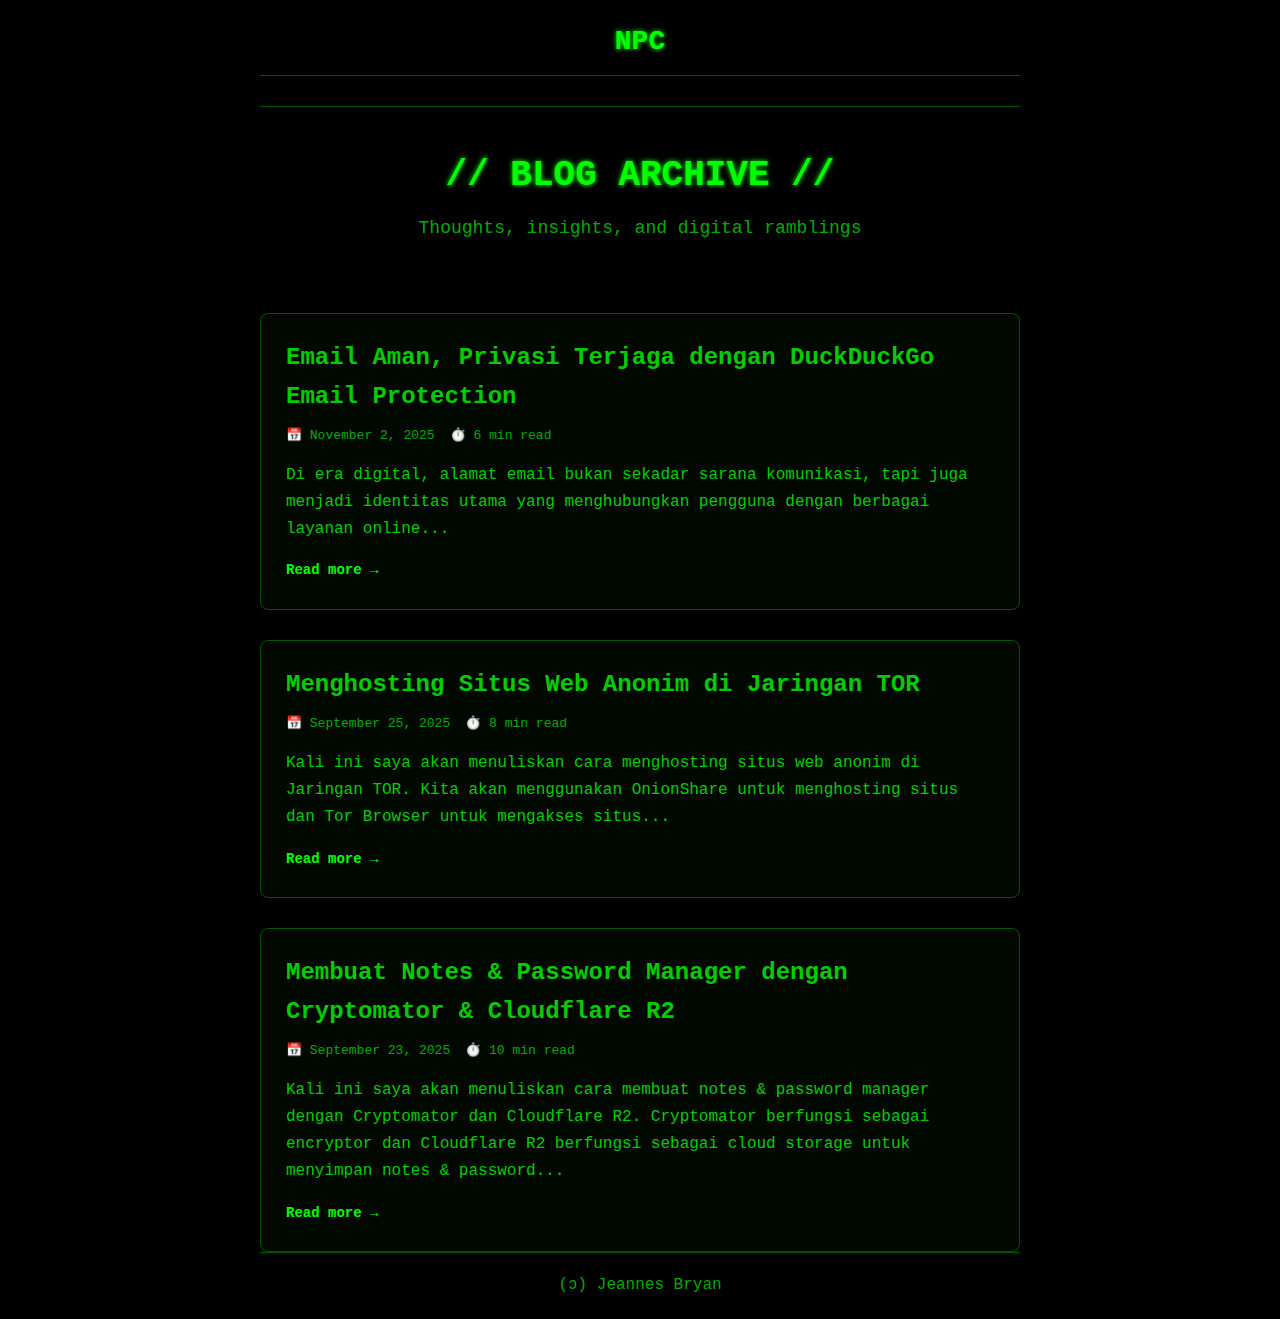
<file: blog/index.html>
<!DOCTYPE html>
<html lang="id">
	<head>
		<meta charset="UTF-8" />
		<meta name="viewport" content="width=device-width, initial-scale=1.0" />
		<title>Blog | Jeannes Bryan</title>
		<meta name="description" content="Articles and thoughts by Jeannes Bryan" />
		<link rel="icon" type="image/svg+xml" href="data:image/svg+xml,<svg xmlns='http://www.w3.org/2000/svg' width='32' height='32'><rect width='32' height='32' fill='%23000'/><text x='16' y='22' font-family='Courier New' font-size='18' fill='%2300ff00' text-anchor='middle'>NPC</text></svg>" />
		<link rel="stylesheet" href="../assets/style.css" />
	</head>
	<body>
		<div class="container">
			<div class="page-header">
				<h1><a href="/" title="Non Playable Character">NPC</a></h1>
				<div class="header-divider"></div>
			</div>
			
			<div class="blog-header">
				<h1>// BLOG ARCHIVE //</h1>
				<p>Thoughts, insights, and digital ramblings</p>
			</div>
			
			<div class="blog-list">
				<!-- Post 1 - Artikel DuckDuckGo (Terbaru) -->
				<article class="blog-post">
					<h2>
						<a href="artikel-3/">Email Aman, Privasi Terjaga dengan DuckDuckGo Email Protection</a>
					</h2>
					<div class="post-meta">
						<span>📅 November 2, 2025</span>
						<span>⏱️ 6 min read</span>
					</div>
					<p class="post-excerpt">
						Di era digital, alamat email bukan sekadar sarana komunikasi, tapi juga menjadi identitas utama yang menghubungkan pengguna dengan berbagai layanan online...
					</p>
					<a href="artikel-3/" class="read-more">Read more</a>
				</article>
				
				<!-- Post 2 - Artikel TOR -->
				<article class="blog-post">
					<h2>
						<a href="artikel-2/">Menghosting Situs Web Anonim di Jaringan TOR</a>
					</h2>
					<div class="post-meta">
						<span>📅 September 25, 2025</span>
						<span>⏱️ 8 min read</span>
					</div>
					<p class="post-excerpt">
						Kali ini saya akan menuliskan cara menghosting situs web anonim di Jaringan TOR. Kita akan menggunakan OnionShare untuk menghosting situs dan Tor Browser untuk mengakses situs...
					</p>
					<a href="artikel-2/" class="read-more">Read more</a>
				</article>
				
				<!-- Post 3 - Artikel Cryptomator (Terlama) -->
				<article class="blog-post">
					<h2>
						<a href="artikel-1/">Membuat Notes & Password Manager dengan Cryptomator & Cloudflare R2</a>
					</h2>
					<div class="post-meta">
						<span>📅 September 23, 2025</span>
						<span>⏱️ 10 min read</span>
					</div>
					<p class="post-excerpt">
						Kali ini saya akan menuliskan cara membuat notes & password manager dengan Cryptomator dan Cloudflare R2. Cryptomator berfungsi sebagai encryptor dan Cloudflare R2 berfungsi sebagai cloud storage untuk menyimpan notes & password...
					</p>
					<a href="artikel-1/" class="read-more">Read more</a>
				</article>
			</div>
			
			<footer>
				(&#x2184;) Jeannes Bryan
			</footer>
		</div>
	</body>
</html>
</file>
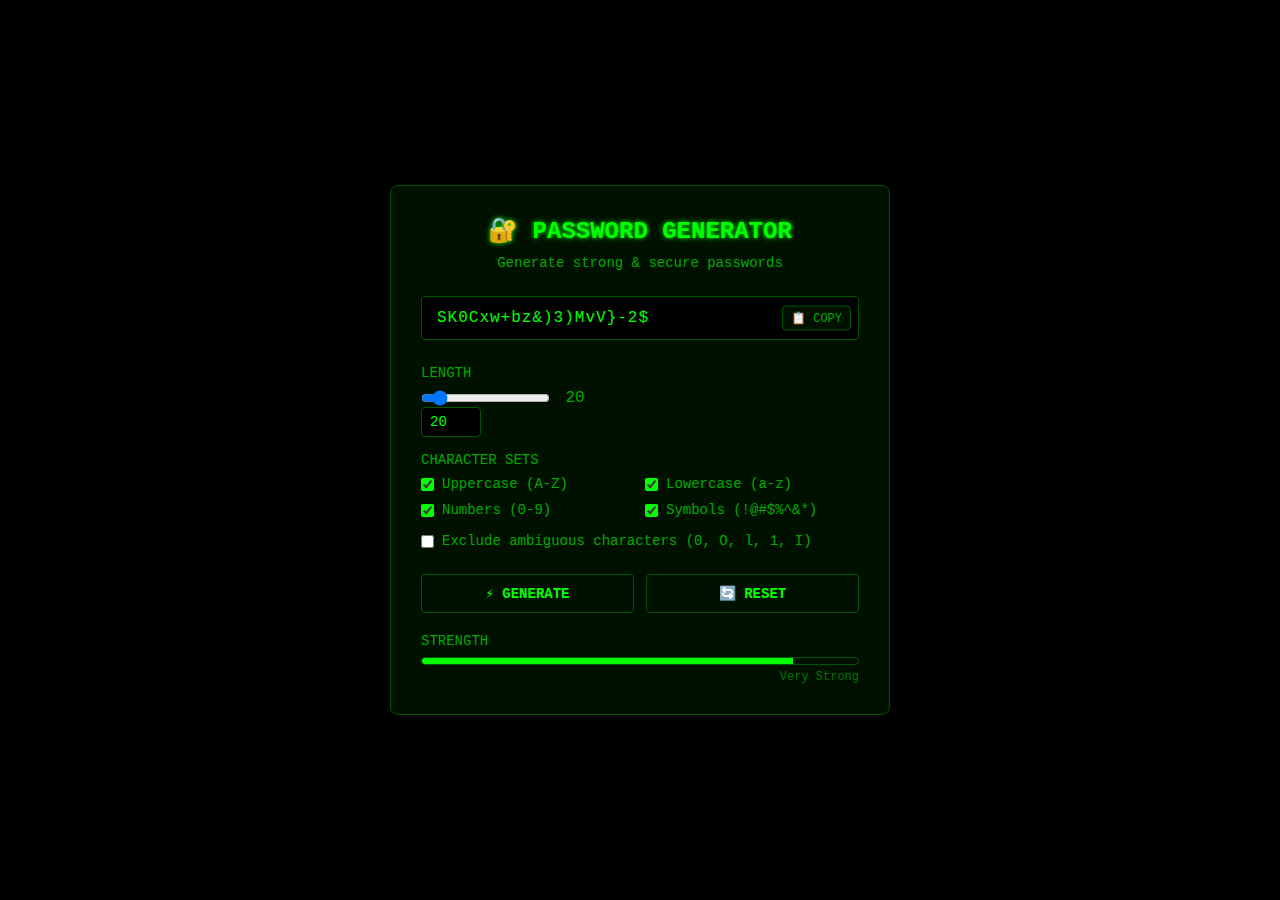
<file: password-generator/index.html>
<!DOCTYPE html>
<html lang="en">
<head>
  <meta charset="UTF-8" />
  <meta name="viewport" content="width=device-width, initial-scale=1.0" />
  <meta name="theme-color" content="#000000" />
  <title>Password Generator</title>
  
  <!-- FAVICON INISIAL JB -->
  <link rel="icon" type="image/svg+xml" href="data:image/svg+xml,<svg xmlns='http://www.w3.org/2000/svg' width='32' height='32'><rect width='32' height='32' fill='%23000'/><text x='16' y='22' font-family='Courier New' font-size='18' fill='%2300ff00' text-anchor='middle'>PG</text></svg>">

  <style>
    :root {
      --bg: #000000;
      --card: #000000;
      --text: #00ff00;
      --border: #005500;
      --hover: #003300;
    }

    * {
      box-sizing: border-box;
      margin: 0;
      padding: 0;
    }

    body {
      font-family: 'Courier New', monospace;
      background: var(--bg);
      color: var(--text);
      display: flex;
      justify-content: center;
      align-items: center;
      min-height: 100vh;
      padding: 20px;
    }

    .container {
      width: 100%;
      max-width: 500px;
      background: #001100;
      border: 1px solid var(--border);
      border-radius: 8px;
      padding: 30px;
    }

    .header {
      text-align: center;
      margin-bottom: 25px;
    }

    .header h1 {
      font-size: 24px;
      font-weight: bold;
      text-shadow: 0 0 5px var(--text);
      margin-bottom: 10px;
    }

    .header p {
      color: #00aa00;
      font-size: 14px;
    }

    .password-display {
      position: relative;
      margin-bottom: 25px;
    }

    #passwordOutput {
      width: 100%;
      padding: 12px 15px;
      background: #000000;
      border: 1px solid var(--border);
      border-radius: 4px;
      color: var(--text);
      font-family: 'Courier New', monospace;
      font-size: 16px;
      letter-spacing: 1px;
      word-break: break-all;
      min-height: 24px;
    }

    .copy-btn {
      position: absolute;
      right: 8px;
      top: 50%;
      transform: translateY(-50%);
      background: #001100;
      color: #00aa00;
      border: 1px solid var(--border);
      padding: 4px 8px;
      border-radius: 4px;
      cursor: pointer;
      font-family: 'Courier New', monospace;
      font-size: 12px;
    }

    .copy-btn:hover {
      background: #002200;
      box-shadow: 0 0 5px #00ff00;
    }

    .controls {
      margin-bottom: 25px;
    }

    .control-group {
      margin-bottom: 15px;
    }

    .control-label {
      display: block;
      margin-bottom: 8px;
      font-size: 14px;
      color: #00aa00;
    }

    .length-control {
      display: flex;
      align-items: center;
      gap: 10px;
    }

    #lengthInput {
      width: 60px;
      padding: 6px 8px;
      background: #000000;
      border: 1px solid var(--border);
      border-radius: 4px;
      color: var(--text);
      font-family: 'Courier New', monospace;
      font-size: 14px;
    }

    #lengthValue {
      min-width: 30px;
      text-align: center;
      color: #00aa00;
    }

    .checkbox-group {
      display: grid;
      grid-template-columns: 1fr 1fr;
      gap: 10px;
    }

    .checkbox-item {
      display: flex;
      align-items: center;
      gap: 8px;
    }

    .checkbox-item input {
      accent-color: #00ff00;
    }

    .checkbox-item label {
      font-size: 14px;
      color: #00aa00;
      cursor: pointer;
    }

    .buttons {
      display: flex;
      gap: 12px;
      margin-bottom: 20px;
    }

    .btn-hacker {
      flex: 1;
      background: #001100;
      color: var(--text);
      border: 1px solid var(--border);
      padding: 10px 15px;
      border-radius: 4px;
      cursor: pointer;
      font-weight: bold;
      font-family: 'Courier New', monospace;
      font-size: 14px;
      text-align: center;
    }

    .btn-hacker:hover {
      background: #002200;
      box-shadow: 0 0 8px var(--text);
    }

    .strength-meter {
      margin-top: 20px;
    }

    .strength-label {
      display: block;
      margin-bottom: 8px;
      font-size: 14px;
      color: #00aa00;
    }

    .meter-container {
      height: 8px;
      background: #001100;
      border: 1px solid var(--border);
      border-radius: 4px;
      overflow: hidden;
    }

    .meter-fill {
      height: 100%;
      width: 0%;
      background: #ff0000;
      transition: width 0.3s ease, background 0.3s ease;
    }

    .strength-text {
      text-align: right;
      font-size: 12px;
      color: #007700;
      margin-top: 5px;
    }

    @media (max-width: 480px) {
      .container {
        padding: 20px;
      }
      
      .checkbox-group {
        grid-template-columns: 1fr;
      }
      
      .buttons {
        flex-direction: column;
      }
    }
  </style>
</head>
<body>
  <div class="container">
    <div class="header">
      <h1>🔐 PASSWORD GENERATOR</h1>
      <p>Generate strong & secure passwords</p>
    </div>

    <div class="password-display">
      <div id="passwordOutput">Click "GENERATE" to create a password</div>
      <button class="copy-btn" id="copyBtn">📋 COPY</button>
    </div>

    <div class="controls">
      <div class="control-group">
        <label class="control-label">LENGTH</label>
        <div class="length-control">
          <input type="range" id="lengthSlider" min="8" max="128" value="20" />
          <span id="lengthValue">20</span>
        </div>
        <input type="number" id="lengthInput" min="8" max="128" value="20" />
      </div>

      <div class="control-group">
        <label class="control-label">CHARACTER SETS</label>
        <div class="checkbox-group">
          <div class="checkbox-item">
            <input type="checkbox" id="uppercase" checked />
            <label for="uppercase">Uppercase (A-Z)</label>
          </div>
          <div class="checkbox-item">
            <input type="checkbox" id="lowercase" checked />
            <label for="lowercase">Lowercase (a-z)</label>
          </div>
          <div class="checkbox-item">
            <input type="checkbox" id="numbers" checked />
            <label for="numbers">Numbers (0-9)</label>
          </div>
          <div class="checkbox-item">
            <input type="checkbox" id="symbols" checked />
            <label for="symbols">Symbols (!@#$%^&*)</label>
          </div>
        </div>
      </div>

      <div class="control-group">
        <div class="checkbox-item">
          <input type="checkbox" id="excludeAmbiguous" />
          <label for="excludeAmbiguous">Exclude ambiguous characters (0, O, l, 1, I)</label>
        </div>
      </div>
    </div>

    <div class="buttons">
      <button class="btn-hacker" id="generateBtn">⚡ GENERATE</button>
      <button class="btn-hacker" id="resetBtn">🔄 RESET</button>
    </div>

    <div class="strength-meter">
      <label class="strength-label">STRENGTH</label>
      <div class="meter-container">
        <div class="meter-fill" id="strengthFill"></div>
      </div>
      <div class="strength-text" id="strengthText">-</div>
    </div>
  </div>

  <script>
    // DOM elements
    const passwordOutput = document.getElementById('passwordOutput');
    const copyBtn = document.getElementById('copyBtn');
    const lengthSlider = document.getElementById('lengthSlider');
    const lengthInput = document.getElementById('lengthInput');
    const lengthValue = document.getElementById('lengthValue');
    const uppercase = document.getElementById('uppercase');
    const lowercase = document.getElementById('lowercase');
    const numbers = document.getElementById('numbers');
    const symbols = document.getElementById('symbols');
    const excludeAmbiguous = document.getElementById('excludeAmbiguous');
    const generateBtn = document.getElementById('generateBtn');
    const resetBtn = document.getElementById('resetBtn');
    const strengthFill = document.getElementById('strengthFill');
    const strengthText = document.getElementById('strengthText');

    // Character sets
    const charSets = {
      uppercase: 'ABCDEFGHIJKLMNOPQRSTUVWXYZ',
      lowercase: 'abcdefghijklmnopqrstuvwxyz',
      numbers: '0123456789',
      symbols: '!@#$%^&*()_+-=[]{}|;:,.<>?'
    };

    const ambiguousChars = '0O1lI';

    // Update length display
    function updateLengthDisplay() {
      const length = lengthSlider.value;
      lengthInput.value = length;
      lengthValue.textContent = length;
    }

    // Sync slider and input
    lengthSlider.addEventListener('input', updateLengthDisplay);
    lengthInput.addEventListener('change', () => {
      let value = parseInt(lengthInput.value);
      if (value < 8) value = 8;
      if (value > 128) value = 128;
      lengthInput.value = value;
      lengthSlider.value = value;
      updateLengthDisplay();
    });

    // Generate password
    function generatePassword() {
      let selectedChars = '';
      
      // Build character set
      if (uppercase.checked) selectedChars += charSets.uppercase;
      if (lowercase.checked) selectedChars += charSets.lowercase;
      if (numbers.checked) selectedChars += charSets.numbers;
      if (symbols.checked) selectedChars += charSets.symbols;
      
      // Remove ambiguous characters if needed
      if (excludeAmbiguous.checked && selectedChars) {
        for (let char of ambiguousChars) {
          selectedChars = selectedChars.replace(new RegExp(char, 'g'), '');
        }
      }
      
      // Validation
      if (!selectedChars) {
        passwordOutput.textContent = 'Please select at least one character set';
        updateStrength(0, 'None');
        return;
      }
      
      const length = parseInt(lengthSlider.value);
      let password = '';
      
      // Ensure at least one character from each selected set
      const setsToInclude = [];
      if (uppercase.checked) setsToInclude.push(charSets.uppercase);
      if (lowercase.checked) setsToInclude.push(charSets.lowercase);
      if (numbers.checked) setsToInclude.push(charSets.numbers);
      if (symbols.checked) setsToInclude.push(charSets.symbols);
      
      // Add one character from each required set
      for (let set of setsToInclude) {
        if (excludeAmbiguous.checked) {
          let cleanSet = set;
          for (let char of ambiguousChars) {
            cleanSet = cleanSet.replace(new RegExp(char, 'g'), '');
          }
          if (cleanSet) {
            password += cleanSet.charAt(Math.floor(Math.random() * cleanSet.length));
          }
        } else {
          password += set.charAt(Math.floor(Math.random() * set.length));
        }
      }
      
      // Fill remaining length
      while (password.length < length) {
        password += selectedChars.charAt(Math.floor(Math.random() * selectedChars.length));
      }
      
      // Shuffle password
      password = password.split('').sort(() => Math.random() - 0.5).join('');
      
      passwordOutput.textContent = password;
      calculateStrength(password);
    }

    // Calculate password strength
    function calculateStrength(password) {
      if (!password || password.includes('Please select')) {
        updateStrength(0, 'None');
        return;
      }
      
      let score = 0;
      let feedback = '';
      
      // Length
      if (password.length >= 12) score += 25;
      else if (password.length >= 8) score += 15;
      
      // Character variety
      const hasUpper = /[A-Z]/.test(password);
      const hasLower = /[a-z]/.test(password);
      const hasNumber = /[0-9]/.test(password);
      const hasSymbol = /[^A-Za-z0-9]/.test(password);
      
      let varietyCount = 0;
      if (hasUpper) varietyCount++;
      if (hasLower) varietyCount++;
      if (hasNumber) varietyCount++;
      if (hasSymbol) varietyCount++;
      
      score += varietyCount * 15;
      
      // No repeating characters
      const uniqueChars = new Set(password).size;
      if (uniqueChars === password.length) score += 15;
      
      // Determine strength level
      let strengthLevel = 'Weak';
      let color = '#ff0000';
      
      if (score >= 80) {
        strengthLevel = 'Very Strong';
        color = '#00ff00';
      } else if (score >= 60) {
        strengthLevel = 'Strong';
        color = '#00aa00';
      } else if (score >= 40) {
        strengthLevel = 'Good';
        color = '#aaaa00';
      } else if (score >= 20) {
        strengthLevel = 'Fair';
        color = '#ffaa00';
      }
      
      updateStrength(score, strengthLevel, color);
    }

    // Update strength meter
    function updateStrength(score, level, color = '#ff0000') {
      strengthFill.style.width = `${score}%`;
      strengthFill.style.background = color;
      strengthText.textContent = level;
    }

    // Copy to clipboard
    async function copyToClipboard() {
      try {
        await navigator.clipboard.writeText(passwordOutput.textContent);
        const originalText = copyBtn.textContent;
        copyBtn.textContent = '✅ COPIED!';
        setTimeout(() => {
          copyBtn.textContent = originalText;
        }, 2000);
      } catch (err) {
        console.error('Copy failed:', err);
        alert('Failed to copy password');
      }
    }

    // Reset to defaults
    function resetDefaults() {
      lengthSlider.value = 20;
      lengthInput.value = 20;
      lengthValue.textContent = '20';
      uppercase.checked = true;
      lowercase.checked = true;
      numbers.checked = true;
      symbols.checked = true;
      excludeAmbiguous.checked = false;
      passwordOutput.textContent = 'Click "GENERATE" to create a password';
      updateStrength(0, '-');
    }

    // Event listeners
    generateBtn.addEventListener('click', generatePassword);
    copyBtn.addEventListener('click', copyToClipboard);
    resetBtn.addEventListener('click', resetDefaults);

    // Initialize
    updateLengthDisplay();
    generatePassword();
  </script>
</body>
</html>
</file>
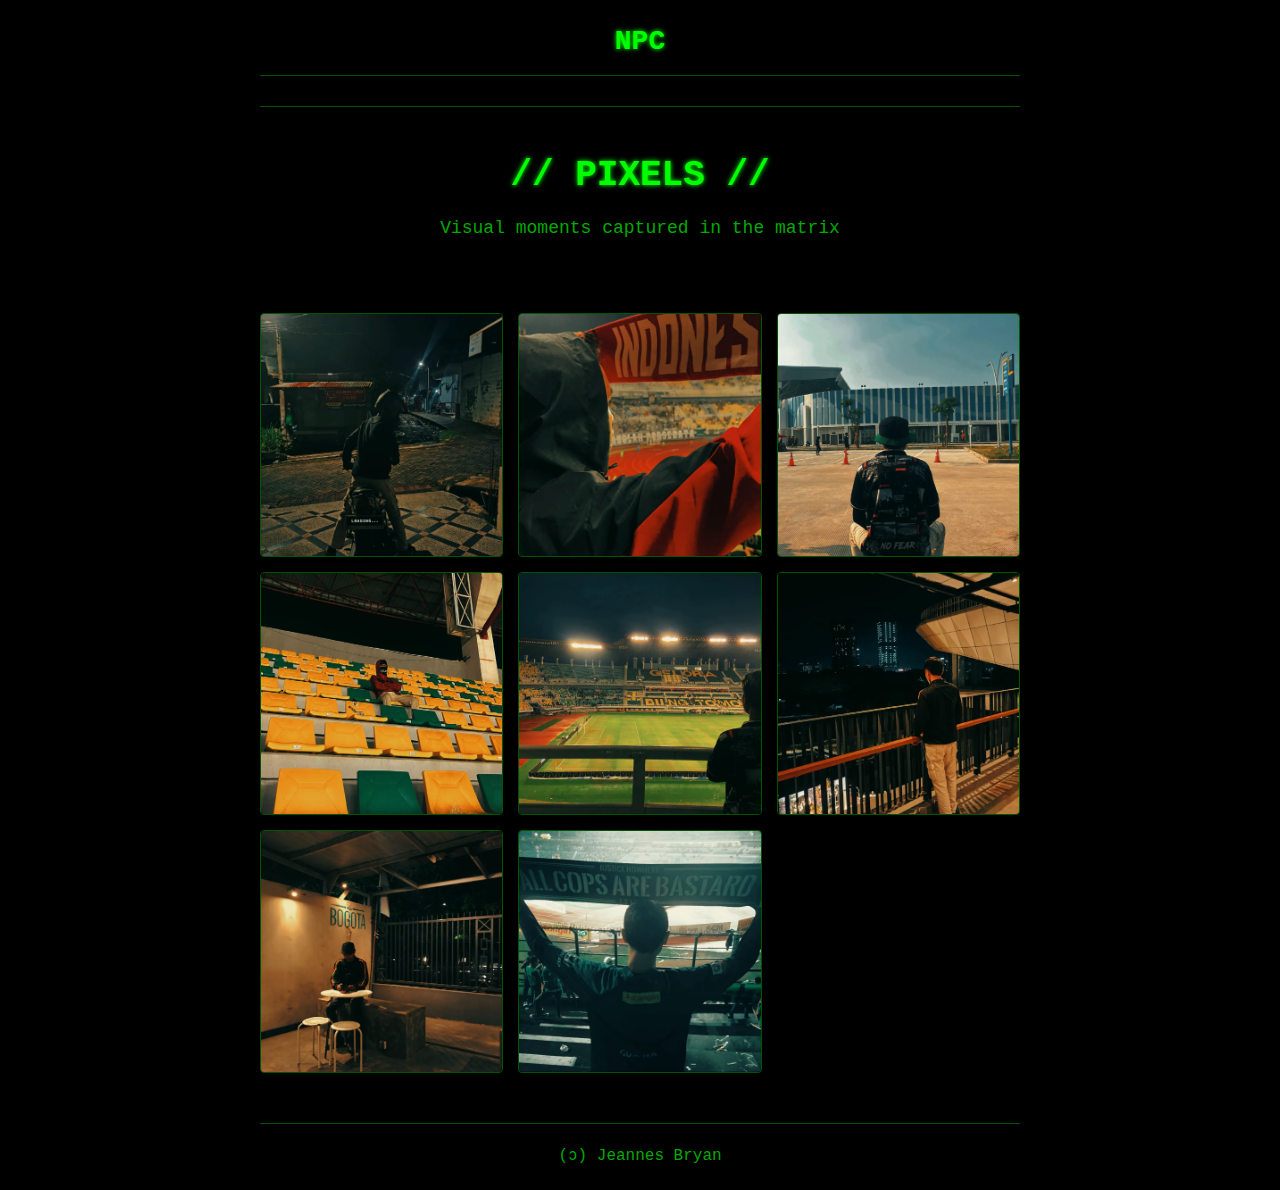
<file: pixels/index.html>
<!DOCTYPE html>
<html lang="en">
	<head>
		<meta charset="UTF-8" />
		<meta name="viewport" content="width=device-width, initial-scale=1.0" />
		<title>Pixels | Jeannes Bryan</title>
		<meta name="theme-color" content="#000000" />
		<meta name="apple-mobile-web-app-status-bar-style" content="#000000" />
		<meta name="msapplication-navbutton-color" content="#000000" />
		<meta name="description" content="Visual moments captured by Jeannes Bryan - A personal photo gallery" />
		<meta name="twitter:card" content="summary_large_image" />
		<meta name="twitter:site" content="@jeannesbryan" />
		<meta property="og:type" content="website" />
		<meta property="og:title" content="Pixels | Jeannes Bryan" />
		<meta property="og:url" content="https://npc.my.id/pixels/" />
		<meta property="og:site_name" content="Jeannes Bryan | NPC" />
		<meta property="og:description" content="Visual moments captured by Jeannes Bryan - A personal photo gallery" />

		<!-- Block search engines -->
		<meta name="robots" content="noindex, nofollow, noarchive, noimageindex" />

		<!-- Favicon SVG -->
		<link rel="icon" type="image/svg+xml" href="data:image/svg+xml,<svg xmlns='http://www.w3.org/2000/svg' width='32' height='32'><rect width='32' height='32' fill='%23000'/><text x='16' y='22' font-family='Courier New' font-size='18' fill='%2300ff00' text-anchor='middle'>NPC</text></svg>" />

		<!-- PWA Manifest -->
		<link rel="manifest" href="../assets/manifest.json" />

		<!-- iOS Support -->
		<meta name="apple-mobile-web-app-capable" content="yes" />
		<meta name="apple-mobile-web-app-status-bar-style" content="black" />
		<meta name="apple-mobile-web-app-title" content="NPC" />
		<link rel="apple-touch-icon" href="../assets/icon-192.png" />

		<!-- CSS -->
		<link rel="stylesheet" href="../assets/style.css" />
		<style>
			.pixels-header {
				text-align: center;
				margin-bottom: 40px;
			}

			.pixels-header h1 {
				font-size: 36px;
				color: #00ff00;
				margin-bottom: 10px;
			}

			.pixels-header p {
				font-size: 18px;
				color: #00aa00;
				margin-bottom: 0;
			}

			.pixels-grid {
				display: grid;
				grid-template-columns: repeat(3, 1fr);
				gap: 15px;
				margin-top: 30px;
				margin-bottom: 50px;
			}

			.pixel-item {
				position: relative;
				aspect-ratio: 1;
				overflow: hidden;
				border: 1px solid #005500;
				border-radius: 4px;
				background: #001100;
				cursor: pointer;
				transition: all 0.3s ease;
			}

			.pixel-item:hover {
				border-color: #00ff00;
				box-shadow: 0 0 20px rgba(0, 255, 0, 0.3);
				transform: scale(1.02);
			}

			.pixel-item img {
				width: 100%;
				height: 100%;
				object-fit: cover;
				transition: transform 0.3s ease;
			}

			.pixel-item:hover img {
				transform: scale(1.05);
			}

			.pixel-item .video-indicator {
				position: absolute;
				top: 50%;
				left: 50%;
				transform: translate(-50%, -50%);
				width: 50px;
				height: 50px;
				background: rgba(0, 0, 0, 0.7);
				border: 2px solid #00ff00;
				border-radius: 50%;
				display: flex;
				align-items: center;
				justify-content: center;
				pointer-events: none;
				transition: all 0.3s ease;
			}

			.pixel-item:hover .video-indicator {
				background: rgba(0, 255, 0, 0.2);
				box-shadow: 0 0 15px rgba(0, 255, 0, 0.5);
			}

			.video-indicator svg {
				width: 20px;
				height: 20px;
				fill: #00ff00;
				margin-left: 3px;
			}

			.lightbox {
				display: none;
				position: fixed;
				top: 0;
				left: 0;
				width: 100%;
				height: 100%;
				background: rgba(0, 0, 0, 0.95);
				z-index: 10000;
				align-items: center;
				justify-content: center;
				padding: 20px;
			}

			.lightbox.active {
				display: flex;
			}

			.lightbox-content {
				max-width: 90%;
				max-height: 90%;
				position: relative;
			}

			.lightbox-content img,
			.lightbox-content video {
				max-width: 100%;
				max-height: 85vh;
				border: 2px solid #005500;
				border-radius: 8px;
			}

			.lightbox-close {
				position: absolute;
				top: -40px;
				right: 0;
				background: none;
				border: 1px solid #005500;
				color: #00ff00;
				font-size: 24px;
				cursor: pointer;
				padding: 5px 15px;
				border-radius: 4px;
				transition: all 0.2s;
			}

			.lightbox-close:hover {
				background: #003300;
				border-color: #00ff00;
				box-shadow: 0 0 10px rgba(0, 255, 0, 0.5);
			}

			.lightbox-nav {
				position: absolute;
				top: 50%;
				transform: translateY(-50%);
				background: rgba(0, 17, 0, 0.8);
				border: 1px solid #005500;
				color: #00ff00;
				font-size: 30px;
				cursor: pointer;
				padding: 15px 20px;
				border-radius: 4px;
				transition: all 0.2s;
			}

			.lightbox-nav:hover {
				background: #003300;
				border-color: #00ff00;
				box-shadow: 0 0 15px rgba(0, 255, 0, 0.5);
			}

			.lightbox-prev { left: 20px; }
			.lightbox-next { right: 20px; }

			@media (max-width: 768px) {
				.pixels-grid {
					grid-template-columns: 1fr;
					gap: 12px;
					margin-bottom: 40px;
				}
				.pixels-header h1 { font-size: 28px; }
				.pixels-header p { font-size: 16px; }
				.lightbox-nav { padding: 10px 15px; font-size: 24px; }
				.lightbox-prev { left: 10px; }
				.lightbox-next { right: 10px; }
			}

			@media (max-width: 480px) {
				.pixels-header h1 { font-size: 24px; }
				.pixels-grid { margin-bottom: 35px; }
			}
		</style>
	</head>
	<body>
		<div class="container">
			<div class="page-header">
				<h1><a href="/" title="Non Playable Character">NPC</a></h1>
				<div class="header-divider"></div>
			</div>

			<div class="pixels-header">
				<h1>// PIXELS //</h1>
				<p>Visual moments captured in the matrix</p>
			</div>

			<!-- Grid generated by JavaScript -->
			<div class="pixels-grid" id="pixelsGrid"></div>

			<footer>
				(&#x2184;) Jeannes Bryan
			</footer>
		</div>

		<!-- Lightbox -->
		<div class="lightbox" id="lightbox">
			<button class="lightbox-close" onclick="closeLightbox()">&times;</button>
			<button class="lightbox-nav lightbox-prev" onclick="navigateLightbox(-1)">&#8249;</button>
			<div class="lightbox-content">
				<div id="lightbox-media"></div>
			</div>
			<button class="lightbox-nav lightbox-next" onclick="navigateLightbox(1)">&#8250;</button>
		</div>
		<script defer src='https://static.cloudflareinsights.com/beacon.min.js' data-cf-beacon='{"token": "95bacfc39747492692ff94ce70bca0ba"}'></script>
		<script>
			// ========================================
			// MEDIA ITEMS - ONLY EDIT THIS SECTION
			// ========================================
			const mediaItems = [
				// Images: { type: 'image', src: 'path/to/image.jpg' }
				// Videos: { type: 'video', src: 'path/to/video.mp4', thumb: 'path/to/thumbnail.jpg' }
				
				{ type: 'image', src: '8.jpeg' },
				{ type: 'image', src: '7.jpeg' },
				{ type: 'image', src: '6.jpeg' },
				{ type: 'image', src: '5.jpeg' },
				{ type: 'image', src: '4.jpeg' },
				{ type: 'image', src: '3.jpeg' },
				{ type: 'image', src: '2.jpeg' },
				{ type: 'image', src: '1.jpeg' }
			];
			// ========================================

			let currentIndex = 0;

			// Generate grid from mediaItems
			function renderGrid() {
				const grid = document.getElementById('pixelsGrid');
				grid.innerHTML = mediaItems.map((item, index) => {
					const thumbSrc = item.type === 'video' ? item.thumb : item.src.replace('w=1200', 'w=600');
					const videoIndicator = item.type === 'video' ? `
						<div class="video-indicator">
							<svg viewBox="0 0 24 24"><path d="M8 5v14l11-7z"/></svg>
						</div>` : '';
					
					return `
						<div class="pixel-item" onclick="openLightbox(${index})">
							<img src="${thumbSrc}" alt="" loading="lazy" />
							${videoIndicator}
						</div>`;
				}).join('');
			}

			function openLightbox(index) {
				currentIndex = index;
				const lightbox = document.getElementById('lightbox');
				const mediaContainer = document.getElementById('lightbox-media');
				const item = mediaItems[index];

				mediaContainer.innerHTML = item.type === 'image'
					? `<img src="${item.src}" alt="" />`
					: `<video src="${item.src}" controls autoplay loop></video>`;

				lightbox.classList.add('active');
				document.body.style.overflow = 'hidden';
			}

			function closeLightbox() {
				const lightbox = document.getElementById('lightbox');
				const video = document.querySelector('#lightbox-media video');
				if (video) video.pause();
				lightbox.classList.remove('active');
				document.body.style.overflow = '';
			}

			function navigateLightbox(direction) {
				const video = document.querySelector('#lightbox-media video');
				if (video) video.pause();
				currentIndex = (currentIndex + direction + mediaItems.length) % mediaItems.length;
				openLightbox(currentIndex);
			}

			// Keyboard navigation
			document.addEventListener('keydown', (e) => {
				if (!document.getElementById('lightbox').classList.contains('active')) return;
				if (e.key === 'Escape') closeLightbox();
				if (e.key === 'ArrowLeft') navigateLightbox(-1);
				if (e.key === 'ArrowRight') navigateLightbox(1);
			});

			// Close on background click
			document.getElementById('lightbox').addEventListener('click', (e) => {
				if (e.target.id === 'lightbox') closeLightbox();
			});

			// Initialize
			renderGrid();
		</script>
	</body>
</html>
</file>
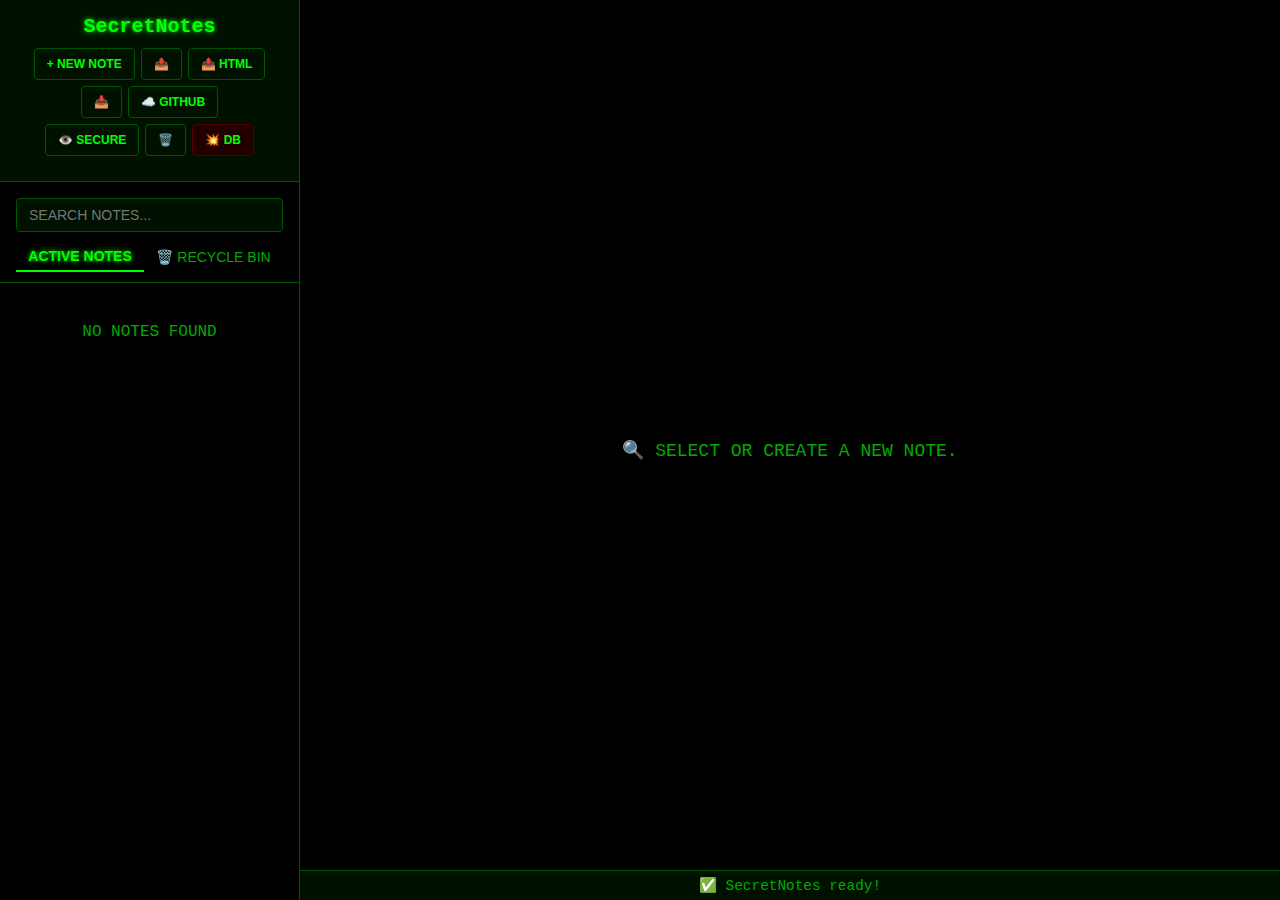
<file: secretnotes/index.html>
<!DOCTYPE html>
<html lang="en">
<head>
  <meta charset="UTF-8" />
  <meta name="viewport" content="width=device-width, initial-scale=1.0" />
  <meta name="theme-color" content="#000000" />
  <title>SecretNotes</title>
  
  <!-- FAVICON INISIAL JB -->
  <link rel="icon" type="image/svg+xml" href="image/svg+xml,<svg xmlns='http://www.w3.org/2000/svg' width='32' height='32'><rect width='32' height='32' fill='%23000'/><text x='16' y='22' font-family='Courier New' font-size='18' fill='%2300ff00' text-anchor='middle'>JB</text></svg>">

  <style>
    :root {
      --bg: #000000;
      --sidebar-bg: #000000;
      --card: #000000;
      --text: #00ff00;
      --border: #005500;
      --hover: #003300;
    }

    * {
      box-sizing: border-box;
      margin: 0;
      padding: 0;
    }

    body {
      font-family: 'Courier New', monospace;
      background: var(--bg);
      color: var(--text);
    }

    /* Secure Mode */
    body.secure-mode .note-title,
    body.secure-mode .note-preview,
    body.secure-mode #editor,
    body.secure-mode .note-title-input,
    body.secure-mode .note-meta {
      filter: blur(8px);
      transition: filter 0.3s ease;
    }

    body.secure-mode .note-item:hover .note-title,
    body.secure-mode .note-item:hover .note-preview,
    body.secure-mode #editor-container:hover #editor,
    body.secure-mode .note-header:hover .note-title-input,
    body.secure-mode .note-footer:hover .note-meta {
      filter: blur(0);
    }

    .app-container {
      display: flex;
      height: 100vh;
      width: 100vw;
      overflow-x: hidden;
    }

    .sidebar {
      width: 300px;
      background: var(--sidebar-bg);
      border-right: 1px solid var(--border);
      display: flex;
      flex-direction: column;
      overflow-y: auto;
      flex-shrink: 0;
    }

    .sidebar-header {
      padding: 15px 16px;
      background: #001100;
      border-bottom: 1px solid var(--border);
      text-align: center;
    }

    .sidebar-title {
      font-size: 20px;
      font-weight: bold;
      text-shadow: 0 0 5px var(--text);
      margin: 0 0 10px;
      overflow: hidden;
      text-overflow: ellipsis;
    }

    .sidebar-buttons {
      display: flex;
      gap: 6px;
      justify-content: center;
      flex-wrap: wrap;
      padding: 0 8px;
      margin: 0 8px 10px;
    }

    .btn-hacker {
      background: #001100;
      color: var(--text);
      border: 1px solid var(--border);
      padding: 8px 12px;
      border-radius: 4px;
      cursor: pointer;
      font-weight: bold;
      font-size: 12px;
      min-width: 36px;
      white-space: nowrap;
      overflow: hidden;
      text-overflow: ellipsis;
    }

    .btn-hacker:hover {
      background: #002200;
      box-shadow: 0 0 8px var(--text);
    }

    .btn-danger {
      background: #220000 !important;
      border-color: #550000 !important;
    }

    .btn-danger:hover {
      background: #330000 !important;
      box-shadow: 0 0 8px #ff0000 !important;
    }

    .tooltip {
      position: absolute;
      bottom: 100%;
      left: 50%;
      transform: translateX(-50%);
      background: #000;
      color: #00ff00;
      padding: 4px 8px;
      border: 1px solid #005500;
      border-radius: 4px;
      font-size: 12px;
      white-space: nowrap;
      opacity: 0;
      visibility: hidden;
      transition: opacity 0.2s;
      pointer-events: none;
      z-index: 100;
    }

    .btn-hacker:hover .tooltip {
      opacity: 1;
      visibility: visible;
    }

    .search-box {
      width: calc(100% - 32px);
      margin: 16px 16px 10px;
      padding: 8px 12px;
      border: 1px solid var(--border);
      border-radius: 4px;
      background: #001100;
      color: var(--text);
      font-size: 14px;
    }

    .tabs {
      display: flex;
      padding: 0 16px 10px;
      border-bottom: 1px solid var(--border);
      justify-content: space-around;
    }

    .tab-btn {
      background: none;
      border: none;
      padding: 6px 12px;
      color: #00aa00;
      font-size: 14px;
      cursor: pointer;
      white-space: nowrap;
      overflow: hidden;
      text-overflow: ellipsis;
    }

    .tab-btn.active {
      color: var(--text);
      font-weight: bold;
      border-bottom: 2px solid var(--text);
      text-shadow: 0 0 5px var(--text);
    }

    .note-list {
      flex-grow: 1;
      overflow-y: auto;
      padding: 0 8px;
    }

    .note-item {
      padding: 12px 12px;
      border-bottom: 1px solid var(--border);
      cursor: pointer;
      transition: background 0.2s;
      overflow: hidden;
      position: relative;
    }

    .note-item:hover {
      background: var(--hover);
    }

    .note-item.selected {
      background: #002200;
      border-left: 4px solid var(--text);
    }

    .pinned-indicator {
      position: absolute;
      left: 8px;
      top: 50%;
      transform: translateY(-50%);
      color: #00ff00;
      font-size: 18px;
      display: none;
    }

    .note-item.pinned .pinned-indicator {
      display: block;
    }

    .note-item.pinned {
      border-left: 4px solid #00ff00;
    }

    .note-title {
      font-weight: bold;
      font-size: 15px;
      color: var(--text);
      margin-bottom: 6px;
      white-space: nowrap;
      overflow: hidden;
      text-overflow: ellipsis;
    }

    .note-preview {
      font-size: 13px;
      color: #00aa00;
      line-height: 1.4;
      max-height: 2.8em;
      overflow: hidden;
      display: -webkit-box;
      -webkit-line-clamp: 2;
      -webkit-box-orient: vertical;
      word-break: break-word;
    }

    .note-meta {
      font-size: 0.85em;
      color: #007700;
      display: flex;
      justify-content: space-between;
      margin-top: 6px;
    }

    .main-content {
      flex-grow: 1;
      padding: 20px;
      display: flex;
      flex-direction: column;
      overflow: hidden;
      min-width: 0;
    }

    .empty-state {
      flex-grow: 1;
      display: flex;
      align-items: center;
      justify-content: center;
      color: #00aa00;
      font-size: 18px;
    }

    .note-detail {
      display: none;
      flex-direction: column;
      height: 100%;
      min-width: 0;
    }

    .note-header {
      display: flex;
      justify-content: space-between;
      align-items: center;
      margin-bottom: 15px;
      padding-bottom: 10px;
      border-bottom: 1px solid var(--border);
    }

    .note-title-input {
      font-size: 20px;
      font-weight: bold;
      border: none;
      outline: none;
      background: transparent;
      color: var(--text);
      flex-grow: 1;
      min-width: 0;
      overflow: hidden;
      text-overflow: ellipsis;
    }

    .note-actions {
      display: flex;
      gap: 8px;
    }

    .note-actions .btn-hacker {
      padding: 6px 12px;
      font-size: 12px;
      min-width: auto;
    }

    #editor-toolbar {
      background: #000000;
      border: 1px solid var(--border);
      border-bottom: none;
      padding: 8px;
      display: flex;
      gap: 8px;
      flex-wrap: wrap;
      overflow-x: auto;
    }

    .toolbar-btn {
      background: #001100;
      color: #00aa00;
      border: 1px solid var(--border);
      padding: 6px 10px;
      border-radius: 4px;
      cursor: pointer;
      font-family: 'Courier New', monospace;
      font-size: 12px;
      white-space: nowrap;
      min-width: 40px;
    }

    .toolbar-btn:hover {
      background: #002200;
      box-shadow: 0 0 5px #00ff00;
    }

    #editor-container {
      flex-grow: 1;
      border: 1px solid var(--border);
      border-top: none;
      border-radius: 0 0 4px 4px;
      overflow: hidden;
      background: #000000;
    }

    #editor {
      width: 100%;
      height: 100%;
      padding: 12px;
      background: #000000;
      color: #00ff00;
      font-family: 'Courier New', monospace;
      font-size: 14px;
      line-height: 1.5;
      outline: none;
      caret-color: #00ff55;
      overflow-y: auto;
      white-space: pre-wrap;
      word-break: break-word;
    }

    .note-footer {
      margin-top: 15px;
      font-size: 0.9em;
      color: #007700;
      display: flex;
      justify-content: space-between;
      padding-top: 10px;
      border-top: 1px solid var(--border);
    }

    .status-bar {
      position: fixed;
      bottom: 0;
      left: 300px;
      right: 0;
      background: #001100;
      padding: 6px 15px;
      font-size: 0.9em;
      color: #00aa00;
      text-align: center;
      border-top: 1px solid var(--border);
    }

    @media (max-width: 768px) {
      .app-container {
        flex-direction: column;
        height: auto;
        min-height: 100vh;
        width: 100vw;
      }
      
      .sidebar {
        width: 100%;
        border-right: none;
        border-bottom: 1px solid var(--border);
        max-height: 50vh;
        order: 2;
      }
      
      .main-content {
        order: 1;
        padding: 15px;
      }
      
      .status-bar {
        left: 0;
        position: static;
        order: 3;
      }
      
      .sidebar-buttons .btn-hacker {
        min-width: 40px;
        padding: 8px 6px;
        font-size: 11px;
      }
    }
  </style>
</head>
<body>
  <div class="app-container">
    <div class="sidebar">
      <div class="sidebar-header">
        <div class="sidebar-title">SecretNotes</div>
        <div class="sidebar-buttons">
          <button class="btn-hacker" id="newNoteBtn" title="Create new note">
            + NEW NOTE<span class="tooltip">Create new note</span>
          </button>
          <button class="btn-hacker" id="exportBtn" title="Export encrypted backup">
            📤<span class="tooltip">Export encrypted backup</span>
          </button>
          <button class="btn-hacker" id="exportHtmlBtn" title="Export current note as HTML">
            📤 HTML<span class="tooltip">Export current note as HTML</span>
          </button>
          <button class="btn-hacker" id="importBtn" title="Import encrypted backup">
            📥<span class="tooltip">Import encrypted backup</span>
          </button>
          <button class="btn-hacker" id="syncGithubBtn" title="Sync to GitHub Gist">
            ☁️ GITHUB<span class="tooltip">Sync to GitHub Gist</span>
          </button>
          <button class="btn-hacker" id="secureModeBtn" title="Toggle Secure Mode">
            👁️ SECURE<span class="tooltip">Toggle Secure Mode</span>
          </button>
          <button class="btn-hacker" id="clearLocalBtn" title="Destroy all local data (keep database structure)">
            🗑️<span class="tooltip">Destroy all local data</span>
          </button>
          <button class="btn-hacker btn-danger" id="destroyDbBtn" title="Destroy entire database (for errors)">
            💥 DB<span class="tooltip">Destroy entire database</span>
          </button>
        </div>
      </div>

      <input type="text" id="searchInput" class="search-box" placeholder="SEARCH NOTES..." />

      <div class="tabs">
        <button class="tab-btn active" id="tabActive">ACTIVE NOTES</button>
        <button class="tab-btn" id="tabRecycle">🗑️ RECYCLE BIN</button>
      </div>

      <div class="note-list" id="noteList"></div>
    </div>

    <div class="main-content">
      <div class="empty-state" id="emptyState">🔍 SELECT OR CREATE A NEW NOTE.</div>

      <div class="note-detail" id="noteDetail">
        <div class="note-header">
          <input type="text" class="note-title-input" id="noteTitleInput" placeholder="NOTE TITLE..." />
          <div class="note-actions">
            <button class="btn-hacker" id="deleteNoteBtn">🗑️ DELETE</button>
            <button class="btn-hacker" id="restoreNoteBtn">↩️ RESTORE</button>
            <button class="btn-hacker" id="permanentDeleteBtn">❌ PERMANENT DELETE</button>
            <button class="btn-hacker" id="pinNoteBtn">📌 PIN</button>
          </div>
        </div>

        <div id="editor-toolbar">
          <button class="toolbar-btn" data-command="bold" title="Bold">
            <b>B</b><span class="tooltip">Bold</span>
          </button>
          <button class="toolbar-btn" data-command="italic" title="Italic">
            <i>I</i><span class="tooltip">Italic</span>
          </button>
          <button class="toolbar-btn" data-command="underline" title="Underline">
            <u>U</u><span class="tooltip">Underline</span>
          </button>
          <button class="toolbar-btn" data-command="strikeThrough" title="Strikethrough">
            <s>S</s><span class="tooltip">Strikethrough</span>
          </button>
          <button class="toolbar-btn" data-command="subscript" title="Subscript">
            X<sub>2</sub><span class="tooltip">Subscript</span>
          </button>
          <button class="toolbar-btn" data-command="superscript" title="Superscript">
            X<sup>2</sup><span class="tooltip">Superscript</span>
          </button>
          <button class="toolbar-btn" data-command="justifyLeft" title="Align Left">
            ←<span class="tooltip">Align Left</span>
          </button>
          <button class="toolbar-btn" data-command="justifyCenter" title="Align Center">
            ↔<span class="tooltip">Align Center</span>
          </button>
          <button class="toolbar-btn" data-command="justifyRight" title="Align Right">
            →<span class="tooltip">Align Right</span>
          </button>
          <button class="toolbar-btn" data-command="justifyFull" title="Justify">
            ≡<span class="tooltip">Justify</span>
          </button>
          <button class="toolbar-btn" data-command="insertUnorderedList" title="Bullet List">
            •<span class="tooltip">Bullet List</span>
          </button>
          <button class="toolbar-btn" data-command="insertOrderedList" title="Numbered List">
            1.<span class="tooltip">Numbered List</span>
          </button>
          <button class="toolbar-btn" data-command="createLink" title="Insert Link">
            🔗<span class="tooltip">Insert Link</span>
          </button>
          <button class="toolbar-btn" data-command="insertImage" title="Insert Image">
            🖼️<span class="tooltip">Insert Image</span>
          </button>
          <button class="toolbar-btn" data-command="insertVideo" title="Insert Video">
            🎥<span class="tooltip">Insert Video</span>
          </button>
          <button class="toolbar-btn" data-command="insertHorizontalRule" title="Horizontal Line">
            ―<span class="tooltip">Horizontal Line</span>
          </button>
          <button class="toolbar-btn" data-command="insertTable" title="Insert Table">
            ▦<span class="tooltip">Insert Table</span>
          </button>
          <button class="toolbar-btn" data-command="formatBlock" data-value="h1" title="Heading 1">
            H1<span class="tooltip">Heading 1</span>
          </button>
          <button class="toolbar-btn" data-command="formatBlock" data-value="h2" title="Heading 2">
            H2<span class="tooltip">Heading 2</span>
          </button>
          <button class="toolbar-btn" data-command="formatBlock" data-value="h3" title="Heading 3">
            H3<span class="tooltip">Heading 3</span>
          </button>
          <button class="toolbar-btn" data-command="formatBlock" data-value="h4" title="Heading 4">
            H4<span class="tooltip">Heading 4</span>
          </button>
          <button class="toolbar-btn" data-command="formatBlock" data-value="h5" title="Heading 5">
            H5<span class="tooltip">Heading 5</span>
          </button>
          <button class="toolbar-btn" id="codeViewBtn" title="Code View">
            {"{}"}<span class="tooltip">Code View</span>
          </button>
          <button class="toolbar-btn" data-command="undo" title="Undo">
            ↩️<span class="tooltip">Undo</span>
          </button>
          <button class="toolbar-btn" data-command="redo" title="Redo">
            ↪️<span class="tooltip">Redo</span>
          </button>
          <button class="toolbar-btn" data-command="removeFormat" title="Remove Formatting">
            ∅<span class="tooltip">Remove Formatting</span>
          </button>
        </div>

        <div id="editor-container">
          <div id="editor" contenteditable="true" placeholder="Start typing your secret note..."></div>
        </div>

        <div class="note-footer">
          <span id="createdAt">CREATED: —</span>
          <span id="updatedAt">UPDATED: —</span>
        </div>
      </div>
    </div>
  </div>

  <div class="status-bar" id="statusBar">LOADING SQLITE ENGINE...</div>
  <input type="file" id="fileInput" accept=".sqlite,.encrypted,.db" style="display:none;" />

  <!-- GITHUB MODAL -->
  <div id="githubModal" style="display:none; position:fixed; inset:0; background:rgba(0,0,0,0.8); z-index:1000; align-items:center; justify-content:center;">
    <div style="background:#001100; border:1px solid #005500; padding:20px; width:90%; max-width:500px; font-family:'Courier New',monospace; color:#00ff00;">
      <h3 style="margin-top:0;">☁️ GITHUB SYNC</h3>
      <p style="color:#00aa00; font-size:14px;">Backup/restore encrypted notes to your GitHub Gist.</p>

      <label style="display:block; margin:10px 0 5px; color:#00aa00;">PERSONAL ACCESS TOKEN</label>
      <input type="password" id="githubToken" placeholder="ghp_xxxxxxxxxxxxxxxxxxxxxx" style="width:100%; padding:8px; background:#000; border:1px solid #005500; color:#00ff00;" />

      <div style="margin-top:20px; display:flex; gap:10px;">
        <button class="btn-hacker" id="syncUploadBtn" style="flex:1;">📤 UPLOAD</button>
        <button class="btn-hacker" id="syncDownloadBtn" style="flex:1;">📥 DOWNLOAD</button>
      </div>

      <button class="btn-hacker" id="closeModalBtn" style="margin-top:15px; width:100%;">❌ CLOSE</button>
    </div>
  </div>

  <!-- CONFIRMATION MODAL -->
  <div id="confirmModal" style="display:none; position:fixed; inset:0; background:rgba(0,0,0,0.8); z-index:1000; align-items:center; justify-content:center;">
    <div style="background:#001100; border:1px solid #005500; padding:20px; width:90%; max-width:400px; font-family:'Courier New',monospace; color:#00ff00;">
      <h3 id="confirmTitle" style="margin-top:0;">🗑️ CONFIRMATION</h3>
      <p id="confirmMessage" style="color:#00aa00; font-size:14px;">Are you sure?</p>
      
      <div style="margin-top:20px; display:flex; gap:10px;">
        <button class="btn-hacker" id="confirmYesBtn" style="flex:1;">✅ YES</button>
        <button class="btn-hacker" id="confirmNoBtn" style="flex:1;">❌ NO</button>
      </div>
    </div>
  </div>

  <script src="../assets/sql-wasm.min.js"></script>
  <script>
    let db = null;
    let currentNoteId = null;
    let currentTab = 'active';
    let autoSaveTimer = null;
    let isLoadingNote = false;
    let isCodeView = false;
    let isEventListenersAttached = false;

    // Element references
    const els = {
      noteList: document.getElementById('noteList'),
      emptyState: document.getElementById('emptyState'),
      noteDetail: document.getElementById('noteDetail'),
      titleInput: document.getElementById('noteTitleInput'),
      deleteBtn: document.getElementById('deleteNoteBtn'),
      restoreBtn: document.getElementById('restoreNoteBtn'),
      permanentDeleteBtn: document.getElementById('permanentDeleteBtn'),
      pinNoteBtn: document.getElementById('pinNoteBtn'),
      newBtn: document.getElementById('newNoteBtn'),
      exportBtn: document.getElementById('exportBtn'),
      exportHtmlBtn: document.getElementById('exportHtmlBtn'),
      importBtn: document.getElementById('importBtn'),
      syncGithubBtn: document.getElementById('syncGithubBtn'),
      secureModeBtn: document.getElementById('secureModeBtn'),
      clearLocalBtn: document.getElementById('clearLocalBtn'),
      destroyDbBtn: document.getElementById('destroyDbBtn'),
      searchInput: document.getElementById('searchInput'),
      statusBar: document.getElementById('statusBar'),
      tabActive: document.getElementById('tabActive'),
      tabRecycle: document.getElementById('tabRecycle'),
      createdAt: document.getElementById('createdAt'),
      updatedAt: document.getElementById('updatedAt'),
      githubModal: document.getElementById('githubModal'),
      closeModalBtn: document.getElementById('closeModalBtn'),
      syncUploadBtn: document.getElementById('syncUploadBtn'),
      syncDownloadBtn: document.getElementById('syncDownloadBtn'),
      githubToken: document.getElementById('githubToken'),
      editor: document.getElementById('editor'),
      toolbar: document.getElementById('editor-toolbar'),
      codeViewBtn: document.getElementById('codeViewBtn'),
      fileInput: document.getElementById('fileInput')
    };

    // Modal elements
    const confirmModal = document.getElementById('confirmModal');
    const confirmTitle = document.getElementById('confirmTitle');
    const confirmMessage = document.getElementById('confirmMessage');
    const confirmYesBtn = document.getElementById('confirmYesBtn');
    const confirmNoBtn = document.getElementById('confirmNoBtn');

    // Show confirmation modal
    function showConfirm(title, message, onYes) {
      confirmTitle.textContent = title;
      confirmMessage.textContent = message;
      confirmModal.style.display = 'flex';
      
      confirmYesBtn.onclick = () => {
        confirmModal.style.display = 'none';
        onYes();
      };
      
      confirmNoBtn.onclick = () => {
        confirmModal.style.display = 'none';
      };
    }

    // Initialize toolbar
    function initToolbar() {
      if (!els.toolbar) return;
      
      els.toolbar.querySelectorAll('.toolbar-btn[data-command]').forEach(btn => {
        btn.addEventListener('click', () => {
          const cmd = btn.dataset.command;
          let value = btn.dataset.value || null;
          
          if (cmd === 'createLink') {
            value = prompt('Enter URL:');
            if (!value) return;
          } else if (cmd === 'insertImage') {
            value = prompt('Enter image URL:');
            if (!value) return;
            document.execCommand('insertHTML', false, `<img src="${value}" alt="Image" style="max-width:100%;height:auto;">`);
            triggerAutoSave();
            return;
          } else if (cmd === 'insertVideo') {
            value = prompt('Enter video URL (MP4/WebM):');
            if (!value) return;
            document.execCommand('insertHTML', false, `<video src="${value}" controls style="max-width:100%;height:auto;"></video>`);
            triggerAutoSave();
            return;
          } else if (cmd === 'insertTable') {
            const rows = prompt('Rows:', '2');
            const cols = prompt('Columns:', '2');
            if (!rows || !cols) return;
            value = `<table border="1">${'<tr>' + '<td>&nbsp;</td>'.repeat(cols) + '</tr>'.repeat(rows)}</table>`;
            if (isCodeView) {
              let currentText = els.editor.textContent;
              els.editor.textContent = currentText + '\n' + value;
              triggerAutoSave();
            } else {
              document.execCommand('insertHTML', false, value);
              triggerAutoSave();
            }
            return;
          } else if (cmd === 'formatBlock') {
            // Handle heading formatting
            if (isCodeView) return;
            document.execCommand('formatBlock', false, value);
            triggerAutoSave();
            return;
          }
          
          if (isCodeView) return;
          
          if (cmd === 'undo') {
            document.execCommand('undo', false, null);
          } else if (cmd === 'redo') {
            document.execCommand('redo', false, null);
          } else {
            document.execCommand(cmd, false, value);
          }
          triggerAutoSave();
        });
      });

      if (els.codeViewBtn) {
        els.codeViewBtn.addEventListener('click', () => {
          if (isCodeView) {
            // Back to visual mode
            try {
              const tempDiv = document.createElement('div');
              tempDiv.innerHTML = els.editor.textContent;
              els.editor.innerHTML = tempDiv.innerHTML || '<br>';
            } catch (e) {
              els.editor.innerHTML = els.editor.textContent || '<br>';
            }
            els.editor.contentEditable = "true";
            els.codeViewBtn.innerHTML = '{"{}"}<span class="tooltip">Code View</span>';
            isCodeView = false;
          } else {
            // Enter code mode
            els.editor.textContent = els.editor.innerHTML;
            els.editor.contentEditable = "true";
            els.codeViewBtn.innerHTML = '{"<>"}<span class="tooltip">Visual View</span>';
            isCodeView = true;
          }
          triggerAutoSave();
          
          const toolbarBtns = els.toolbar.querySelectorAll('.toolbar-btn:not(#codeViewBtn)');
          toolbarBtns.forEach(btn => {
            if (isCodeView) {
              btn.disabled = true;
              btn.style.opacity = '0.5';
              btn.style.cursor = 'not-allowed';
            } else {
              btn.disabled = false;
              btn.style.opacity = '1';
              btn.style.cursor = 'pointer';
            }
          });
        });
      }

      function handleInput() {
        if (currentNoteId && !isLoadingNote) {
          clearTimeout(autoSaveTimer);
          autoSaveTimer = setTimeout(autoSave, 1800);
        }
      }

      if (els.editor) {
        els.editor.addEventListener('input', handleInput);
        els.editor.addEventListener('keyup', handleInput);
        els.editor.addEventListener('paste', handleInput);
      }

      if (els.editor) {
        els.editor.addEventListener('focus', () => {
          if (els.editor.innerHTML === '<br>' || els.editor.innerHTML === '') {
            els.editor.innerHTML = '';
          }
        });

        els.editor.addEventListener('blur', () => {
          if (els.editor.innerHTML.trim() === '') {
            els.editor.innerHTML = '<br>';
          }
        });
      }
    }

    // Trigger auto-save
    function triggerAutoSave() {
      if (currentNoteId && !isLoadingNote) {
        clearTimeout(autoSaveTimer);
        autoSaveTimer = setTimeout(autoSave, 1800);
      }
    }

    // Get editor content
    function getEditorContent() {
      if (!els.editor) return '';
      if (isCodeView) {
        return els.editor.textContent;
      }
      let content = els.editor.innerHTML;
      if (content === '<br>') content = '';
      return content;
    }

    // Set editor content
    function setEditorContent(html) {
      if (!els.editor) return;
      if (isCodeView) {
        els.editor.textContent = html || '';
      } else {
        els.editor.innerHTML = html || '<br>';
      }
    }

    // Format date
    function formatDate(dateStr) {
      if (!dateStr) return '—';
      return new Date(dateStr).toLocaleString('en-US', {
        day: 'numeric',
        month: 'short',
        year: 'numeric',
        hour: '2-digit',
        minute: '2-digit'
      });
    }

    // Strip HTML
    function stripHtml(html) {
      const div = document.createElement('div');
      div.innerHTML = html;
      return div.textContent || div.innerText || '';
    }

    // Escape HTML
    function escapeHtml(text) {
      const div = document.createElement('div');
      div.textContent = text || '';
      return div.innerHTML;
    }

    // Encrypt data
    async function encryptData(data, password) {
      const encoder = new TextEncoder();
      const keyMaterial = await crypto.subtle.importKey("raw", encoder.encode(password), { name: "PBKDF2" }, false, ["deriveKey"]);
      const salt = crypto.getRandomValues(new Uint8Array(16));
      const key = await crypto.subtle.deriveKey({ name: "PBKDF2", salt, iterations: 100000, hash: "SHA-256" }, keyMaterial, { name: "AES-GCM", length: 256 }, false, ["encrypt"]);
      const iv = crypto.getRandomValues(new Uint8Array(12));
      const encrypted = await crypto.subtle.encrypt({ name: "AES-GCM", iv }, key, data);
      const result = new Uint8Array(29 + encrypted.byteLength);
      result[0] = 1;
      result.set(salt, 1);
      result.set(iv, 17);
      result.set(new Uint8Array(encrypted), 29);
      return result;
    }

    // Decrypt data
    async function decryptData(encryptedData, password) {
      if (encryptedData[0] !== 1) throw new Error("Unsupported format");
      const salt = encryptedData.slice(1, 17);
      const iv = encryptedData.slice(17, 29);
      const encrypted = encryptedData.slice(29);
      const encoder = new TextEncoder();
      const keyMaterial = await crypto.subtle.importKey("raw", encoder.encode(password), { name: "PBKDF2" }, false, ["deriveKey"]);
      const key = await crypto.subtle.deriveKey({ name: "PBKDF2", salt, iterations: 100000, hash: "SHA-256" }, keyMaterial, { name: "AES-GCM", length: 256 }, false, ["decrypt"]);
      const decrypted = await crypto.subtle.decrypt({ name: "AES-GCM", iv }, key, encrypted);
      return new Uint8Array(decrypted);
    }

    // IndexedDB constants
    const DB_NAME = 'sqlite-notes-db';
    const STORE_NAME = 'database';

    // Save to IndexedDB
    function saveToIndexedDB(data) {
      return new Promise((resolve, reject) => {
        const req = indexedDB.open(DB_NAME, 1);
        req.onupgradeneeded = () => req.result.createObjectStore(STORE_NAME);
        req.onsuccess = () => {
          const tx = req.result.transaction(STORE_NAME, 'readwrite');
          tx.objectStore(STORE_NAME).put(data, 'main');
          tx.oncomplete = resolve;
          tx.onerror = () => reject(tx.error);
        };
        req.onerror = () => reject(req.error);
      });
    }

    // Load from IndexedDB
    function loadFromIndexedDB() {
      return new Promise((resolve, reject) => {
        const req = indexedDB.open(DB_NAME, 1);
        req.onupgradeneeded = () => req.result.createObjectStore(STORE_NAME);
        req.onsuccess = () => {
          const tx = req.result.transaction(STORE_NAME, 'readonly');
          const getReq = tx.objectStore(STORE_NAME).get('main');
          getReq.onsuccess = () => resolve(getReq.result || null);
          getReq.onerror = () => reject(getReq.error);
        };
        req.onerror = () => reject(req.error);
      });
    }

    // Clear IndexedDB
    async function clearIndexedDB() {
      return new Promise((resolve, reject) => {
        const req = indexedDB.deleteDatabase(DB_NAME);
        req.onsuccess = resolve;
        req.onerror = () => reject(req.error);
      });
    }

    // Auto-save function
    function autoSave() {
      if (!db || !currentNoteId || isLoadingNote) return;
      try {
        const title = els.titleInput.value.trim() || '(untitled)';
        const content = getEditorContent();
        const now = new Date().toISOString();
        
        db.run("UPDATE notes SET title = ?, content = ?, updated_at = ? WHERE id = ?", [title, content, now, currentNoteId]);
        saveToIndexedDB(db.export()).catch(console.error);
        
        els.updatedAt.textContent = `UPDATED: ${formatDate(now)}`;
        els.statusBar.textContent = '✅ SAVED';
        setTimeout(() => { els.statusBar.textContent = ''; }, 1200);
        
        renderNoteList(els.searchInput.value);
        
      } catch (err) {
        console.error('Auto-save error:', err);
        els.statusBar.textContent = '❌ SAVE FAILED';
        setTimeout(() => { els.statusBar.textContent = ''; }, 2000);
      }
    }

    // Ensure database schema
    async function ensureSchema(SQL) {
      let hasTable = false;
      try {
        const stmt = db.prepare("SELECT name FROM sqlite_master WHERE type='table' AND name='notes'");
        hasTable = !!stmt.step();
        stmt.free();
      } catch {}

      if (!hasTable) {
        db.run(`
          CREATE TABLE notes (
            id INTEGER PRIMARY KEY,
            title TEXT NOT NULL,
            content TEXT,
            created_at DATETIME,
            updated_at DATETIME,
            deleted_at DATETIME,
            is_pinned BOOLEAN DEFAULT 0
          )
        `);
        return;
      }

      // Check existing columns
      const pragma = db.prepare("PRAGMA table_info(notes)");
      const columns = new Set();
      while (pragma.step()) {
        columns.add(pragma.getAsObject().name);
      }
      pragma.free();

      // Add missing columns
      if (!columns.has('updated_at')) {
        db.run("ALTER TABLE notes ADD COLUMN updated_at DATETIME");
        db.run("UPDATE notes SET updated_at = created_at WHERE updated_at IS NULL");
      }
      if (!columns.has('deleted_at')) {
        db.run("ALTER TABLE notes ADD COLUMN deleted_at DATETIME");
      }
      if (!columns.has('is_pinned')) {
        db.run("ALTER TABLE notes ADD COLUMN is_pinned BOOLEAN DEFAULT 0");
      }
    }

    // Render note list
    function renderNoteList(search = '') {
      if (!db) return;
      
      let where = currentTab === 'active' ? "deleted_at IS NULL" : "deleted_at IS NOT NULL";
      let query = `SELECT id, title, content, updated_at, is_pinned FROM notes WHERE ${where}`;
      const params = [];
      if (search.trim()) {
        query += " AND (title LIKE ? OR content LIKE ?)";
        const term = `%${search.trim()}%`;
        params.push(term, term);
      }
      query += " ORDER BY is_pinned DESC, updated_at DESC";

      const stmt = db.prepare(query);
      if (params.length) stmt.bind(params);
      const rows = [];
      while (stmt.step()) rows.push(stmt.getAsObject());
      stmt.free();

      els.noteList.innerHTML = '';
      if (rows.length === 0) {
        els.noteList.innerHTML = `<div style="padding:40px;text-align:center;color:#00aa00;">
          ${currentTab === 'active' ? 'NO NOTES FOUND' : 'RECYCLE BIN IS EMPTY'}
        </div>`;
        return;
      }

      rows.forEach(row => {
        const item = document.createElement('div');
        item.className = `note-item${row.id == currentNoteId ? ' selected' : ''}${row.is_pinned ? ' pinned' : ''}`;
        item.dataset.id = row.id;
        const preview = stripHtml(row.content || '');
        item.innerHTML = `
          <span class="pinned-indicator">📌</span>
          <div class="note-title">${escapeHtml(row.title)}</div>
          <div class="note-preview">${escapeHtml(preview)}</div>
          <div class="note-meta"><span></span><span>${formatDate(row.updated_at)}</span></div>
        `;
        els.noteList.appendChild(item);
      });

      document.querySelectorAll('.note-item').forEach(item => {
        item.removeEventListener('click', handleNoteItemClick);
        item.addEventListener('click', handleNoteItemClick);
      });
    }

    // Handle note item click
    function handleNoteItemClick(e) {
      const id = parseInt(e.currentTarget.dataset.id);
      loadNote(id);
    }

    // Load note
    function loadNote(id) {
      clearTimeout(autoSaveTimer);
      
      // Remove selected class from all notes
      document.querySelectorAll('.note-item').forEach(item => {
        item.classList.remove('selected');
      });
      
      const stmt = db.prepare("SELECT * FROM notes WHERE id = ?");
      stmt.bind([id]);
      if (stmt.step()) {
        const row = stmt.getAsObject();
        currentNoteId = id;
        els.titleInput.value = row.title;
        isLoadingNote = true;
        setEditorContent(row.content || '');
        isLoadingNote = false;
        els.createdAt.textContent = `CREATED: ${formatDate(row.created_at)}`;
        els.updatedAt.textContent = `UPDATED: ${formatDate(row.updated_at)}`;
        els.emptyState.style.display = 'none';
        els.noteDetail.style.display = 'flex';
        updateActionButtons();
        renderNoteList(els.searchInput.value);
        
        // Add selected class to current note
        const currentItem = document.querySelector(`.note-item[data-id="${id}"]`);
        if (currentItem) {
          currentItem.classList.add('selected');
        }
      }
      stmt.free();
    }

    // Update action buttons
    function updateActionButtons() {
      if (currentTab === 'recycle') {
        els.deleteBtn.style.display = 'none';
        els.restoreBtn.style.display = 'block';
        els.permanentDeleteBtn.style.display = 'block';
        els.pinNoteBtn.style.display = 'none';
      } else {
        els.deleteBtn.style.display = 'block';
        els.restoreBtn.style.display = 'none';
        els.permanentDeleteBtn.style.display = 'none';
        els.pinNoteBtn.style.display = 'block';
        const stmt = db.prepare("SELECT is_pinned FROM notes WHERE id = ?");
        stmt.bind([currentNoteId]);
        if (stmt.step()) {
          const isPinned = stmt.getAsObject().is_pinned;
          els.pinNoteBtn.textContent = isPinned ? '📌 UNPIN' : '📌 PIN';
        }
        stmt.free();
      }
    }

    // Hide note detail
    function hideNoteDetail() {
      els.emptyState.style.display = 'flex';
      els.noteDetail.style.display = 'none';
      currentNoteId = null;
      els.titleInput.value = '';
      setEditorContent('');
      els.createdAt.textContent = 'CREATED: —';
      els.updatedAt.textContent = 'UPDATED: —';
      renderNoteList(els.searchInput.value);
    }

    // Restore note
    function restoreNote() {
      showConfirm('↩️ RESTORE', 'Restore this note to Active Notes?', () => {
        db.run("UPDATE notes SET deleted_at = NULL WHERE id = ?", [currentNoteId]);
        autoSave();
        hideNoteDetail();
        els.statusBar.textContent = '↩️ RESTORED TO ACTIVE NOTES';
        setTimeout(() => { els.statusBar.textContent = ''; }, 2000);
        switchTab('active');
      });
    }

    // Permanent delete note
    function permanentDeleteNote() {
      showConfirm('❌ PERMANENT DELETE', 'This cannot be undone!', () => {
        db.run("DELETE FROM notes WHERE id = ?", [currentNoteId]);
        autoSave();
        hideNoteDetail();
        els.statusBar.textContent = '❌ PERMANENTLY DELETED';
        setTimeout(() => { els.statusBar.textContent = ''; }, 2000);
        renderNoteList(els.searchInput.value);
      });
    }

    // Delete current note (move to recycle bin)
    function deleteCurrentNote() {
      showConfirm('🗑️ MOVE TO RECYCLE BIN', 'This note will be moved to Recycle Bin.', () => {
        const now = new Date().toISOString();
        // Automatically unpin when moving to recycle bin
        db.run("UPDATE notes SET deleted_at = ?, is_pinned = 0 WHERE id = ?", [now, currentNoteId]);
        autoSave();
        hideNoteDetail();
        els.statusBar.textContent = '🗑️ MOVED TO RECYCLE BIN';
        setTimeout(() => { els.statusBar.textContent = ''; }, 2000);
        renderNoteList(els.searchInput.value);
      });
    }

    // Toggle pin note
    function togglePinNote() {
      if (!currentNoteId) return;
      
      const stmt = db.prepare("SELECT is_pinned FROM notes WHERE id = ?");
      stmt.bind([currentNoteId]);
      let isCurrentlyPinned = false;
      if (stmt.step()) {
        isCurrentlyPinned = stmt.getAsObject().is_pinned;
      }
      stmt.free();
      
      if (isCurrentlyPinned) {
        // Unpin
        db.run("UPDATE notes SET is_pinned = 0 WHERE id = ?", [currentNoteId]);
        autoSave();
        els.statusBar.textContent = '📌 UNPINNED';
        setTimeout(() => { els.statusBar.textContent = ''; }, 2000);
        renderNoteList(els.searchInput.value);
        updateActionButtons(); // Update button immediately
      } else {
        // Check if there's already a pinned note
        const checkStmt = db.prepare("SELECT COUNT(*) as count FROM notes WHERE is_pinned = 1 AND deleted_at IS NULL");
        let hasPinned = false;
        if (checkStmt.step()) {
          hasPinned = checkStmt.getAsObject().count > 0;
        }
        checkStmt.free();
        
        if (hasPinned) {
          showConfirm('📌 PIN NOTE', 'Replace current pinned note?', () => {
            db.run("UPDATE notes SET is_pinned = 0 WHERE is_pinned = 1");
            db.run("UPDATE notes SET is_pinned = 1 WHERE id = ?", [currentNoteId]);
            autoSave();
            els.statusBar.textContent = '📌 PINNED (REPLACED)';
            setTimeout(() => { els.statusBar.textContent = ''; }, 2000);
            renderNoteList(els.searchInput.value);
            updateActionButtons(); // Update button immediately
          });
        } else {
          db.run("UPDATE notes SET is_pinned = 1 WHERE id = ?", [currentNoteId]);
          autoSave();
          els.statusBar.textContent = '📌 PINNED';
          setTimeout(() => { els.statusBar.textContent = ''; }, 2000);
          renderNoteList(els.searchInput.value);
          updateActionButtons(); // Update button immediately
        }
      }
    }

    // Handle export current note as HTML (as-is)
    function handleExportHtml() {
      if (!currentNoteId) {
        els.statusBar.textContent = '❌ NO NOTE SELECTED';
        setTimeout(() => { els.statusBar.textContent = ''; }, 2000);
        return;
      }
      
      const title = els.titleInput.value.trim() || '(untitled)';
      const content = getEditorContent();
      const createdAt = els.createdAt.textContent.replace('CREATED: ', '');
      const updatedAt = els.updatedAt.textContent.replace('UPDATED: ', '');
      
      // Buat HTML as-is dengan footer metadata
      const htmlContent = `
<!DOCTYPE html>
<html>
<head>
  <meta charset="UTF-8">
  <title>${escapeHtml(title)}</title>
</head>
<body>
  <h1>${escapeHtml(title)}</h1>
  ${content}
  <hr>
  <p><small>Created: ${createdAt}</small></p>
  <p><small>Updated: ${updatedAt}</small></p>
  <p><small>Created by <a href="https://github.com/jeannesbryan/jeannesbryan.github.io/tree/main/secretnotes" target="_blank">SecretNotes</a></small></p>
</body>
</html>`;

      // Download file
      const blob = new Blob([htmlContent], { type: 'text/html' });
      const url = URL.createObjectURL(blob);
      const a = document.createElement('a');
      a.href = url;
      // Sanitize filename
      const safeTitle = title.replace(/[^a-z0-9]/gi, '_').substring(0, 50) || 'note';
      a.download = `${safeTitle}.html`;
      document.body.appendChild(a);
      a.click();
      setTimeout(() => {
        document.body.removeChild(a);
        URL.revokeObjectURL(url);
      }, 0);
      
      els.statusBar.textContent = '✅ HTML EXPORTED!';
      setTimeout(() => { els.statusBar.textContent = ''; }, 2000);
    }

    // Toggle Secure Mode
    function toggleSecureMode() {
      document.body.classList.toggle('secure-mode');
      const isActive = document.body.classList.contains('secure-mode');
      els.secureModeBtn.textContent = isActive ? '👁️ SECURE ON' : '👁️ SECURE';
      localStorage.setItem('secretnotes_secure_mode', isActive.toString());
    }

    // Initialize modals
    function initModal() {
      if (els.githubModal) els.githubModal.style.display = 'none';

      if (els.syncGithubBtn) {
        els.syncGithubBtn.addEventListener('click', () => {
          if (els.githubModal) els.githubModal.style.display = 'flex';
        });
      }

      if (els.closeModalBtn) {
        els.closeModalBtn.addEventListener('click', () => {
          if (els.githubModal) els.githubModal.style.display = 'none';
        });
      }

      if (els.githubModal) {
        els.githubModal.addEventListener('click', (e) => {
          if (e.target === els.githubModal) {
            els.githubModal.style.display = 'none';
          }
        });
      }
    }

    // Handle new note
    function handleNewNote() {
      const now = new Date().toISOString();
      db.run("INSERT INTO notes (title, content, created_at, updated_at) VALUES (?, ?, ?, ?)", ['NEW NOTE', '', now, now]);
      
      const stmt = db.prepare("SELECT last_insert_rowid() as id");
      stmt.step();
      const id = stmt.getAsObject().id;
      stmt.free();
      
      renderNoteList(els.searchInput.value);
      
      setTimeout(() => {
        loadNote(id);
      }, 100);
    }

    // Handle export
    async function handleExport() {
      if (!db) return;
      try {
        const data = db.export();
        const password = prompt("ENTER PASSWORD FOR ENCRYPTED BACKUP:");
        if (!password) return;
        const encrypted = await encryptData(data, password);
        const blob = new Blob([encrypted], { type: 'application/octet-stream' });
        const url = URL.createObjectURL(blob);
        const a = document.createElement('a');
        a.href = url;
        a.download = 'secretnotes.encrypted';
        document.body.appendChild(a);
        a.click();
        setTimeout(() => {
          document.body.removeChild(a);
          URL.revokeObjectURL(url);
        }, 0);
        els.statusBar.textContent = '✅ ENCRYPTED FILE SAVED!';
        setTimeout(() => { els.statusBar.textContent = ''; }, 2000);
      } catch (err) {
        alert('EXPORT FAILED: ' + err.message);
      }
    }

    // Handle file import
    async function handleFileImport(e) {
      const file = e.target.files[0];
      if (!file) return;
      try {
        const arrayBuffer = await file.arrayBuffer();
        let dbData;
        
        const uint8 = new Uint8Array(arrayBuffer);
        const isEncrypted = file.name.endsWith('.encrypted') || uint8[0] === 1;
        
        if (isEncrypted) {
          const password = prompt("ENTER PASSWORD TO DECRYPT:");
          if (!password) return;
          dbData = await decryptData(uint8, password);
        } else {
          dbData = uint8;
        }
        
        const SQL = await initSqlJs({
          locateFile: filename => `../assets/${filename}`
        });
        db = new SQL.Database(dbData);
        await ensureSchema(SQL);
        await saveToIndexedDB(dbData);
        autoSave();
        renderNoteList();
        els.statusBar.textContent = '✅ DATABASE LOADED & SAVED!';
        setTimeout(() => { els.statusBar.textContent = ''; }, 2000);
      } catch (err) {
        console.error('Import error:', err);
        els.statusBar.textContent = '❌ FAILED: ' + (err.message || 'WRONG PASSWORD / CORRUPT FILE');
        setTimeout(() => { els.statusBar.textContent = ''; }, 3000);
      }
      e.target.value = '';
    }

    // Handle destroy local data (keep database structure)
    async function handleDestroy() {
      if (confirm('DESTROY ALL LOCAL DATA? THIS WILL CREATE A FRESH DATABASE.\n\nBACKUP FILES (.encrypted) REMAIN SAFE.')) {
        try {
          await clearIndexedDB();
          
          const SQL = await initSqlJs({
            locateFile: filename => `../assets/${filename}`
          });
          
          db = new SQL.Database();
          await ensureSchema(SQL);
          const data = db.export();
          await saveToIndexedDB(data);
          
          currentNoteId = null;
          els.titleInput.value = '';
          setEditorContent('');
          els.createdAt.textContent = 'CREATED: —';
          els.updatedAt.textContent = 'UPDATED: —';
          
          els.noteList.innerHTML = '';
          els.emptyState.style.display = 'flex';
          els.noteDetail.style.display = 'none';
          
          renderNoteList();
          
          els.statusBar.textContent = '✅ LOCAL DATA DESTROYED. NEW DATABASE READY.';
          setTimeout(() => { els.statusBar.textContent = ''; }, 3000);
        } catch (err) {
          console.error('Destroy failed:', err);
          alert('FAILED TO DESTROY DATA: ' + err.message);
        }
      }
    }

    // Handle destroy entire database (for schema errors)
    async function handleDestroyDatabase() {
      if (confirm('DESTROY ENTIRE DATABASE?\n\nThis will delete ALL data including schema.\nUse only if you see database errors like "no such column".')) {
        try {
          // Hapus IndexedDB sepenuhnya
          await clearIndexedDB();
          
          // Reset variabel global
          db = null;
          currentNoteId = null;
          
          // Clear gist ID
          localStorage.removeItem('secretnotes_gist_id');
          
          // Reset UI
          els.noteList.innerHTML = '';
          els.emptyState.style.display = 'flex';
          els.noteDetail.style.display = 'none';
          els.titleInput.value = '';
          setEditorContent('');
          els.createdAt.textContent = 'CREATED: —';
          els.updatedAt.textContent = 'UPDATED: —';
          
          els.statusBar.textContent = '💥 DATABASE DESTROYED. Refresh to create new database.';
          setTimeout(() => { els.statusBar.textContent = ''; }, 3000);
          
        } catch (err) {
          console.error('Destroy database failed:', err);
          alert('FAILED TO DESTROY DATABASE: ' + err.message);
        }
      }
    }

    // Handle search
    function handleSearch(e) {
      renderNoteList(e.target.value.trim());
    }

    // Switch tab
    function switchTab(tab) {
      currentTab = tab;
      els.tabActive.classList.toggle('active', tab === 'active');
      els.tabRecycle.classList.toggle('active', tab === 'recycle');
      renderNoteList(els.searchInput.value);
    }

    // Handle title input
    function handleTitleInput() {
      if (currentNoteId) {
        clearTimeout(autoSaveTimer);
        autoSaveTimer = setTimeout(autoSave, 1800);
      }
    }

    // Close modal
    function closeModal() {
      if (els.githubModal) els.githubModal.style.display = 'none';
    }

    // GitHub API URL
    const GITHUB_API_URL = 'https://api.github.com';
    let gistId = localStorage.getItem('secretnotes_gist_id');

    // Upload to GitHub
    async function uploadToGitHub(token, data) {
      const password = prompt("ENTER PASSWORD TO ENCRYPT BACKUP:");
      if (!password) throw new Error("Password required");
      
      const encryptedData = await encryptData(data, password);
      const fileName = 'secretnotes.db.encrypted';
      const base64Data = btoa(String.fromCharCode(...new Uint8Array(encryptedData)));
      
      let response;
      if (gistId) {
        const updateUrl = `${GITHUB_API_URL}/gists/${gistId}`;
        response = await fetch(updateUrl, {
          method: 'PATCH',
          headers: { 
            'Authorization': `token ${token}`,
            'Content-Type': 'application/json'
          },
          body: JSON.stringify({
            description: "SecretNotes Backup",
            files: {
              [fileName]: {
                content: base64Data
              }
            }
          })
        });
      } else {
        const createUrl = `${GITHUB_API_URL}/gists`;
        response = await fetch(createUrl, {
          method: 'POST',
          headers: { 
            'Authorization': `token ${token}`,
            'Content-Type': 'application/json'
          },
          body: JSON.stringify({
            description: "SecretNotes Backup",
            public: false,
            files: {
              [fileName]: {
                content: base64Data
              }
            }
          })
        });
      }
      
      if (!response.ok) {
        const error = await response.json();
        throw new Error(`Upload failed: ${error.message || response.status}`);
      }
      
      const gistData = await response.json();
      gistId = gistData.id;
      localStorage.setItem('secretnotes_gist_id', gistId);
      return true;
    }

    // Download from GitHub
    async function downloadFromGitHub(token) {
      if (!gistId) {
        throw new Error('No backup found. Please upload first.');
      }
      
      const url = `${GITHUB_API_URL}/gists/${gistId}`;
      const response = await fetch(url, {
        headers: { 'Authorization': `token ${token}` }
      });
      
      if (!response.ok) {
        if (response.status === 404) throw new Error('Backup not found');
        if (response.status === 401) throw new Error('Invalid token');
        throw new Error(`Download failed: ${response.status}`);
      }
      
      const data = await response.json();
      const fileName = 'secretnotes.db.encrypted';
      const file = data.files[fileName];
      
      if (!file) throw new Error('Backup file not found in Gist');
      
      const binaryString = atob(file.content);
      const encryptedData = new Uint8Array(binaryString.length);
      for (let i = 0; i < binaryString.length; i++) {
        encryptedData[i] = binaryString.charCodeAt(i);
      }
      
      const password = prompt("ENTER PASSWORD TO DECRYPT BACKUP:");
      if (!password) throw new Error("Password required");
      
      return await decryptData(encryptedData, password);
    }

    // Handle upload
    async function handleUpload() {
      const token = els.githubToken.value.trim();
      
      if (!token) {
        alert('Please enter your token!');
        return;
      }
      
      try {
        els.statusBar.textContent = '☁️ Uploading to GitHub...';
        const data = db.export();
        await uploadToGitHub(token, data);
        els.statusBar.textContent = '✅ Successfully synced to GitHub!';
        setTimeout(() => { els.statusBar.textContent = ''; }, 3000);
        els.githubModal.style.display = 'none';
      } catch (err) {
        console.error('Sync error:', err);
        els.statusBar.textContent = `❌ Sync failed: ${err.message}`;
        setTimeout(() => { els.statusBar.textContent = ''; }, 5000);
      }
    }

    // Handle download
    function handleDownload() {
      const token = els.githubToken.value.trim();
      
      if (!token) {
        alert('Please enter your token!');
        return;
      }
      
      els.statusBar.textContent = '☁️ Downloading from GitHub...';
      
      downloadFromGitHub(token)
        .then(async (dbData) => {
          try {
            const SQL = await initSqlJs({ 
              locateFile: (filename) => `../assets/${filename}` 
            });
            
            db = new SQL.Database(dbData);
            await ensureSchema(SQL);
            await saveToIndexedDB(dbData);
            autoSave();
            renderNoteList();
            
            els.statusBar.textContent = '✅ Restored from GitHub!';
            setTimeout(() => { els.statusBar.textContent = ''; }, 3000);
            els.githubModal.style.display = 'none';
          } catch (err) {
            throw err;
          }
        })
        .catch(err => {
          console.error('Restore error:', err);
          els.statusBar.textContent = `❌ Restore failed: ${err.message}`;
          setTimeout(() => { els.statusBar.textContent = ''; }, 5000);
        });
    }

    // Attach event listeners
    function attachEventListeners() {
      if (isEventListenersAttached) return;
      
      els.newBtn.addEventListener('click', handleNewNote);
      els.exportBtn.addEventListener('click', handleExport);
      els.exportHtmlBtn.addEventListener('click', handleExportHtml);
      els.importBtn.addEventListener('click', () => els.fileInput.click());
      els.clearLocalBtn.addEventListener('click', handleDestroy);
      els.destroyDbBtn.addEventListener('click', handleDestroyDatabase);
      els.syncGithubBtn.addEventListener('click', () => {
        if (els.githubModal) els.githubModal.style.display = 'flex';
      });
      els.secureModeBtn.addEventListener('click', toggleSecureMode);
      
      els.searchInput.addEventListener('input', handleSearch);
      els.tabActive.addEventListener('click', () => switchTab('active'));
      els.tabRecycle.addEventListener('click', () => switchTab('recycle'));
      els.titleInput.addEventListener('input', handleTitleInput);
      
      els.closeModalBtn.addEventListener('click', closeModal);
      els.githubModal?.addEventListener('click', (e) => {
        if (e.target === els.githubModal) closeModal();
      });
      
      els.fileInput.addEventListener('change', handleFileImport);
      
      els.syncUploadBtn.addEventListener('click', handleUpload);
      els.syncDownloadBtn.addEventListener('click', handleDownload);
      
      els.deleteBtn.addEventListener('click', deleteCurrentNote);
      els.restoreBtn.addEventListener('click', restoreNote);
      els.permanentDeleteBtn.addEventListener('click', permanentDeleteNote);
      els.pinNoteBtn.addEventListener('click', togglePinNote);
      
      isEventListenersAttached = true;
    }

    // Initialize app
    async function initApp() {
      try {
        els.statusBar.textContent = 'Loading SQLite engine...';
        
        const SQL = await initSqlJs({ 
          locateFile: (f) => `../assets/${f}` 
        });
        
        let savedData = null;
        try {
          savedData = await loadFromIndexedDB();
        } catch (err) {
          console.warn('No saved data found, creating new database');
        }
        
        if (savedData) {
          db = new SQL.Database(savedData);
          await ensureSchema(SQL);
        } else {
          db = new SQL.Database();
          db.run(`
            CREATE TABLE IF NOT EXISTS notes (
              id INTEGER PRIMARY KEY,
              title TEXT NOT NULL,
              content TEXT,
              created_at DATETIME,
              updated_at DATETIME,
              deleted_at DATETIME,
              is_pinned BOOLEAN DEFAULT 0
            )
          `);
        }
        
        renderNoteList();
        initToolbar();
        attachEventListeners();
        
        // Initialize Secure Mode
        if (localStorage.getItem('secretnotes_secure_mode') === 'true') {
          document.body.classList.add('secure-mode');
          els.secureModeBtn.textContent = '👁️ SECURE ON';
        }
        
        els.statusBar.textContent = '✅ SecretNotes ready!';
        
      } catch (err) {
        console.error('Init error:', err);
        els.statusBar.textContent = '❌ Failed: ' + (err.message || 'Unknown error');
      }
    }

    // Service worker registration
    if ('serviceWorker' in navigator) {
      window.addEventListener('load', () => {
        navigator.serviceWorker.register('sw.js').catch(console.error);
      });
    }

    // DOM ready
    document.addEventListener('DOMContentLoaded', () => {
      setTimeout(() => {
        initApp();
      }, 100);
    });
  </script>
</body>
</html>
</file>
<file: assets/style.css>
:root {
  --bg: #000000;
  --text: #00ff00;
  --border: #005500;
  --hover: #003300;
}

* {
  box-sizing: border-box;
  margin: 0;
  padding: 0;
}

body {
  font-family: 'Courier New', monospace, -apple-system, BlinkMacSystemFont, 'Segoe UI', sans-serif;
  background: var(--bg);
  color: var(--text);
  line-height: 1.6;
  padding: 20px;
  max-width: 800px;
  margin: 0 auto;
}

.container {
  display: flex;
  flex-direction: column;
  min-height: 100vh;
}

.page-header {
  text-align: center;
  margin-bottom: 40px;
  padding-bottom: 20px;
  border-bottom: 1px solid var(--border);
}

.page-header h1 {
  font-size: 28px;
  font-weight: bold;
  margin-bottom: 10px;
}

.page-header h1 a {
  color: var(--text);
  text-decoration: none;
}

.page-header h1 a:hover {
  text-shadow: 0 0 8px var(--text);
}

.header-divider {
  height: 1px;
  background: var(--border);
  margin: 10px 0;
}

h1 {
  font-size: 32px;
  margin-bottom: 20px;
  text-shadow: 0 0 5px var(--text);
}

h2 {
  font-size: 26px;
  margin-bottom: 15px;
  color: #00cc00;
}

h3 {
  font-size: 22px;
  margin-bottom: 12px;
  color: #00aa00;
}

p {
  margin-bottom: 30px;
  font-size: 18px;
}

p small {
  font-size: 14px;
  color: #00aa00;
}

b, strong {
  font-weight: bold;
  color: #00ff00;
}

i, em {
  font-style: italic;
  color: #00cc00;
}

a {
  color: #00ff00;
  text-decoration: none;
  transition: all 0.2s;
}

a:hover {
  text-shadow: 0 0 8px var(--text);
  text-decoration: underline;
}

.social-links {
  display: flex;
  flex-wrap: wrap;
  gap: 16px;
  margin: 30px 0;
  justify-content: center;
}

.social-link {
  background: #001100;
  color: var(--text);
  border: 1px solid var(--border);
  width: 60px;
  height: 60px;
  border-radius: 8px;
  display: flex;
  align-items: center;
  justify-content: center;
  text-decoration: none;
  transition: all 0.2s;
}

.social-link:hover {
  background: var(--hover);
  box-shadow: 0 0 12px var(--text);
  transform: translateY(-3px);
}

.social-link svg {
  width: 28px;
  height: 28px;
  fill: currentColor;
}

footer {
  margin-top: auto;
  padding-top: 20px;
  border-top: 1px solid var(--border);
  text-align: center;
  font-size: 16px;
  color: #00aa00;
}

/* Artikel Styles */
.article-content {
  margin-top: 30px;
}

.article-title {
  font-size: 28px;
  margin-bottom: 10px;
  color: #00cc00;
}

.article-meta {
  font-size: 14px;
  color: #00aa00;
  margin-bottom: 30px;
  display: flex;
  gap: 15px;
  font-style: italic;
}

.article-date, .reading-time {
  display: inline-block;
}

.article-image {
  max-width: 100%;
  height: auto;
  border: 2px solid var(--border);
  border-radius: 8px;
  margin: 30px 0;
  display: block;
  /* Lazy load placeholder effect */
  background: linear-gradient(90deg, #000 25%, #001100 50%, #000 75%);
  background-size: 200% 100%;
  animation: loading 1.5s ease-in-out infinite;
}

.article-image:hover {
  box-shadow: 0 0 15px var(--text);
}

/* Loading animation untuk placeholder */
@keyframes loading {
  0% {
    background-position: 200% 0;
  }
  100% {
    background-position: -200% 0;
  }
}

/* Stop animation ketika gambar sudah loaded */
.article-image[loaded] {
  animation: none !important;
  background: none !important;
}

/* Blog List Styles */
.blog-header {
  text-align: center;
  margin-bottom: 40px;
}

.blog-header h1 {
  font-size: 36px;
  color: #00ff00;
  margin-bottom: 10px;
}

.blog-header p {
  font-size: 18px;
  color: #00aa00;
  margin-bottom: 0;
}

.blog-list {
  display: flex;
  flex-direction: column;
  gap: 30px;
  margin-top: 30px;
}

.blog-post {
  border: 1px solid var(--border);
  padding: 25px;
  border-radius: 8px;
  background: #000800;
  transition: all 0.3s;
}

.blog-post:hover {
  border-color: #00ff00;
  box-shadow: 0 0 15px rgba(0, 255, 0, 0.2);
  transform: translateX(5px);
}

.blog-post h2 {
  font-size: 24px;
  margin-bottom: 10px;
  color: #00cc00;
}

.blog-post h2 a {
  color: inherit;
  text-decoration: none;
}

.blog-post h2 a:hover {
  text-shadow: 0 0 8px var(--text);
}

.post-meta {
  font-size: 13px;
  color: #00aa00;
  margin-bottom: 15px;
  display: flex;
  gap: 15px;
}

.post-excerpt {
  font-size: 16px;
  line-height: 1.7;
  color: #00cc00;
  margin-bottom: 15px;
}

.read-more {
  display: inline-block;
  color: var(--text);
  text-decoration: none;
  font-weight: bold;
  font-size: 14px;
  transition: all 0.2s;
}

.read-more::after {
  content: ' →';
}

.read-more:hover {
  text-shadow: 0 0 8px var(--text);
  transform: translateX(3px);
}

/* Back to Top Button */
.back-to-top-btn {
  position: fixed;
  bottom: 30px;
  right: 30px;
  background: #001100;
  border: 1px solid #005500;
  padding: 12px 20px;
  border-radius: 8px;
  cursor: pointer;
  opacity: 0;
  transform: translateY(20px);
  transition: all 0.3s ease;
  display: flex;
  flex-direction: column;
  align-items: center;
  justify-content: center;
  gap: 5px;
  z-index: 999;
  box-shadow: 0 2px 10px rgba(0, 0, 0, 0.5);
}

.back-to-top-btn span.arrow {
  font-size: 20px;
  font-weight: bold;
  line-height: 1;
}

.back-to-top-btn span.text {
  font-size: 12px;
  font-weight: bold;
  text-transform: uppercase;
  letter-spacing: 1px;
}

.back-to-top-btn:hover {
  background: #003300;
  transform: translateY(0) scale(1.05);
  box-shadow: 0 0 15px rgba(0, 255, 0, 0.5);
}

.back-to-top-btn:active {
  transform: translateY(0) scale(0.95);
}

@media (max-width: 1024px) {
  body {
    padding: 18px;
  }
  .social-link {
    width: 58px;
    height: 58px;
  }
  .social-link svg {
    width: 26px;
    height: 26px;
  }
  h1 {
    font-size: 30px;
  }
  h2 {
    font-size: 24px;
  }
  .article-title {
    font-size: 26px;
  }
  .blog-header h1 {
    font-size: 32px;
  }
}

@media (max-width: 768px) {
  body {
    padding: 16px;
  }
  .social-link {
    width: 55px;
    height: 55px;
  }
  .social-link svg {
    width: 25px;
    height: 25px;
  }
  h1 {
    font-size: 28px;
  }
  h2 {
    font-size: 22px;
  }
  p {
    font-size: 17px;
  }
  .article-title {
    font-size: 25px;
  }
  .article-meta {
    font-size: 13px;
  }
  .blog-header h1 {
    font-size: 28px;
  }
  .blog-header p {
    font-size: 16px;
  }
  .blog-post h2 {
    font-size: 22px;
  }
}

@media (max-width: 600px) {
  body {
    padding: 15px;
  }     
  h1 {
    font-size: 26px;
  }
  h2 {
    font-size: 20px;
  }
  p {
    font-size: 16px;
  }      
  .social-link {
    width: 50px;
    height: 50px;
  }     
  .social-link svg {
    width: 24px;
    height: 24px;
  }
  .article-title {
    font-size: 24px;
  }
  .article-meta {
    font-size: 12px;
    flex-direction: column;
    gap: 5px;
  }
  .blog-header h1 {
    font-size: 26px;
  }
  .blog-post {
    padding: 20px;
  }
  .blog-post h2 {
    font-size: 20px;
  }
  .post-meta {
    font-size: 12px;
  }
  .post-excerpt {
    font-size: 15px;
  }
  .back-to-top-btn {
    padding: 10px 15px;
  }
  .back-to-top-btn span.arrow {
    font-size: 18px;
  }
  .back-to-top-btn span.text {
    font-size: 11px;
  }
}

@media (max-width: 480px) {
  body {
    padding: 12px;
  }
  .page-header {
    margin-bottom: 30px;
    padding-bottom: 15px;
  }
  .page-header h1 {
    font-size: 24px;
  }
  h1 {
    font-size: 24px;
    margin-bottom: 15px;
  }
  h2 {
    font-size: 19px;
  }
  p {
    font-size: 15px;
    margin-bottom: 20px;
  }
  .social-links {
    gap: 10px;
    margin: 25px 0;
  }
  .social-link {
    width: 45px;
    height: 45px;
  }
  .social-link svg {
    width: 22px;
    height: 22px;
  }
  .article-content {
    margin-top: 25px;
  }
  .article-title {
    font-size: 22px;
    margin-bottom: 8px;
  }
  .article-meta {
    font-size: 11px;
    margin-bottom: 25px;
  }
  .article-image {
    margin: 25px 0;
  }
  .blog-header {
    margin-bottom: 30px;
  }
  .blog-header h1 {
    font-size: 24px;
  }
  .blog-header p {
    font-size: 15px;
  }
  .blog-list {
    gap: 25px;
    margin-top: 25px;
  }
  .blog-post {
    padding: 18px;
  }
  .blog-post h2 {
    font-size: 19px;
  }
  footer {
    padding-top: 15px;
    font-size: 14px;
  }
  .back-to-top-btn {
    bottom: 20px;
    right: 20px;
    padding: 8px 12px;
  }
  .back-to-top-btn span.arrow {
    font-size: 16px;
  }
  .back-to-top-btn span.text {
    font-size: 10px;
  }
}

@media (max-width: 320px) {
  body {
    padding: 10px;
  }
  .social-link {
    width: 40px;
    height: 40px;
  }
  .social-link svg {
    width: 20px;
    height: 20px;
  }
  h1 {
    font-size: 22px;
  }
  h2 {
    font-size: 18px;
  }
  p {
    font-size: 14px;
  }
  .article-title {
    font-size: 20px;
  }
  .article-meta {
    font-size: 10px;
  }
  .blog-header h1 {
    font-size: 22px;
  }
  .blog-post h2 {
    font-size: 18px;
  }
  .post-meta {
    font-size: 11px;
  }
  .post-excerpt {
    font-size: 14px;
  }
}

/* Reading Progress Bar */
.progress-container {
  position: fixed;
  top: 0;
  left: 0;
  width: 100%;
  height: 3px;
  background: #001100;
  z-index: 9999;
  box-shadow: 0 1px 3px rgba(0, 0, 0, 0.5);
}
.progress-bar {
  height: 100%;
  background: #00ff00;
  width: 0%;
  box-shadow: 0 0 10px rgba(0, 255, 0, 0.5);
  transition: width 0.1s ease-out;
}

/* Progress bar untuk mobile (lebih tebal) */
@media (max-width: 600px) {
  .progress-container {
    height: 4px;
  }
}

/* Hosting Badge (GitHub + BTFS) */
.hosting-badge {
  text-align: center;
  margin: 30px 0;
  display: flex;
  align-items: center;
  justify-content: center;
  gap: 15px;
  flex-wrap: wrap;
}

.hosting-badge span {
  font-size: 12px;
  color: #00aa00;
  white-space: nowrap;
}

.hosting-badge .social-link {
  width: 50px;
  height: 50px;
  margin: 0;
}

.hosting-badge .separator {
  font-size: 18px;
  color: #00cc00;
}

/* Mobile responsiveness */
@media (max-width: 600px) {
  .hosting-badge {
    flex-direction: column;
    gap: 10px;
  }
  
  .hosting-badge span {
    font-size: 10px;
    white-space: normal;
  }
  
  .hosting-badge .social-link {
    width: 40px;
    height: 40px;
  }
  
  .hosting-badge .separator {
    font-size: 16px;
  }
}
</file>
